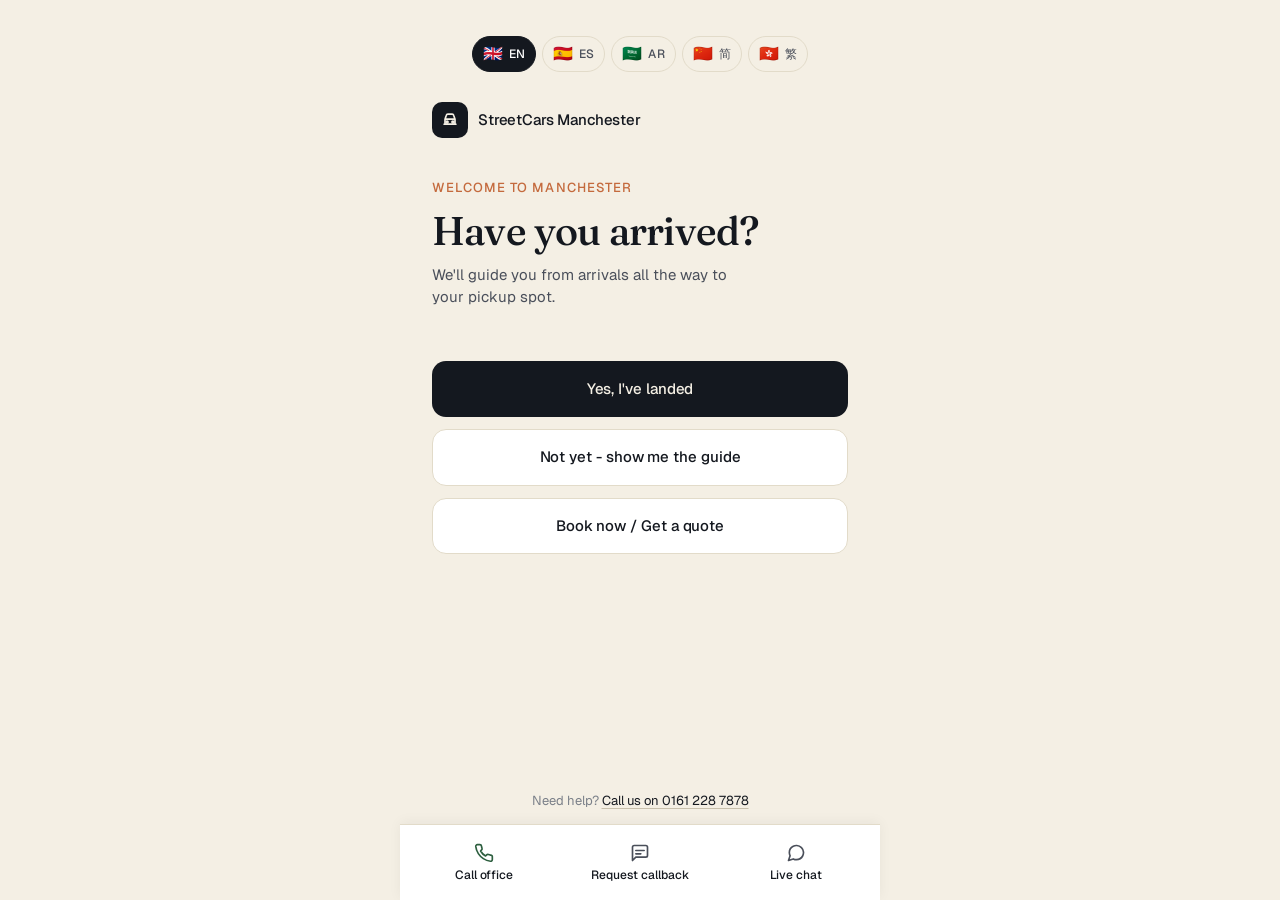
<file: index.html>
<!DOCTYPE html>
<html lang="en">
<head>
  <meta charset="UTF-8">
  <meta name="viewport" content="width=device-width, initial-scale=1.0, viewport-fit=cover">
  <meta name="theme-color" content="#14181F">
  <meta name="description" content="Find your StreetCars driver at Manchester Airport.">
  <title>Find your driver — StreetCars Manchester</title>
  <link rel="preconnect" href="https://fonts.googleapis.com">
  <link rel="preconnect" href="https://fonts.gstatic.com" crossorigin>
  <link rel="stylesheet" href="https://fonts.googleapis.com/css2?family=Fraunces:opsz,wght@9..144,400;9..144,500;9..144,600&family=Geist:wght@400;500;600&display=swap">
  <link rel="stylesheet" href="styles.css">
</head>
<body>
  <main class="app">

    <!-- =================== ENTRY (Have you arrived?) =================== -->
    <section class="view view--entry" id="view-entry" aria-labelledby="entry-title">
      <!-- Language picker -->
      <div class="lang-picker" id="lang-picker" role="group" aria-label="Language"></div>

      <header class="brand">
        <div class="brand__mark" aria-hidden="true">
          <svg viewBox="0 0 24 24" width="20" height="20" fill="none" stroke="currentColor" stroke-width="2" stroke-linecap="round" stroke-linejoin="round">
            <path d="M5 17h14M6 11l1.5-4.5A2 2 0 019.4 5h5.2a2 2 0 011.9 1.5L18 11M6 11h12v6H6z"/>
            <circle cx="8.5" cy="14.5" r="1.2"/>
            <circle cx="15.5" cy="14.5" r="1.2"/>
          </svg>
        </div>
        <span class="brand__name" data-i18n="brand.name">StreetCars Manchester</span>
      </header>

      <div class="booking-body">
        <div class="welcome">
          <p class="welcome__eyebrow" data-i18n="entry.eyebrow">Welcome to Manchester</p>
          <h1 class="welcome__title" id="entry-title" data-i18n="entry.title">Have you arrived?</h1>
          <p class="welcome__sub" data-i18n="entry.subtitle">We'll guide you from arrivals all the way to your pickup spot.</p>
        </div>

        <div class="entry-actions">
          <button class="btn btn--primary btn--block" id="entry-yes" type="button">
            <span class="btn__label" data-i18n="entry.yes">Yes, I've landed</span>
          </button>
          <button class="btn btn--ghost btn--block" id="entry-no" type="button">
            <span class="btn__label" data-i18n="entry.no">Not yet - show me the guide</span>
          </button>
          <button class="btn btn--ghost btn--block" id="book-now" type="button">
            <span class="btn__label" data-i18n="book.now">Book now / Get a quote</span>
          </button>
        </div>
      </div>

      <footer class="picker-footer">
        <p>
          <span data-i18n="footer.help_prefix">Need help?</span>
          <a href="tel:+441617400000" data-i18n="footer.call_us">Call us on 0161 740 0000</a>
        </p>
      </footer>
    </section>

    <!-- =================== BOOKING ID ENTRY =================== -->
    <section class="view view--booking" id="view-booking" aria-labelledby="booking-title" hidden>
      <header class="brand">
        <div class="brand__mark" aria-hidden="true">
          <svg viewBox="0 0 24 24" width="20" height="20" fill="none" stroke="currentColor" stroke-width="2" stroke-linecap="round" stroke-linejoin="round">
            <path d="M5 17h14M6 11l1.5-4.5A2 2 0 019.4 5h5.2a2 2 0 011.9 1.5L18 11M6 11h12v6H6z"/>
            <circle cx="8.5" cy="14.5" r="1.2"/>
            <circle cx="15.5" cy="14.5" r="1.2"/>
          </svg>
        </div>
        <span class="brand__name" data-i18n="brand.name">StreetCars Manchester</span>
      </header>

      <div class="booking-body">
        <div class="welcome">
          <p class="welcome__eyebrow" data-i18n="booking.eyebrow">Welcome to Manchester</p>
          <h1 class="welcome__title" id="booking-title" data-i18n="booking.title">Find your driver.</h1>
          <p class="welcome__sub" data-i18n="booking.subtitle">Enter the booking ID we sent to your email or phone.</p>
        </div>

        <form class="booking-form" id="booking-form" novalidate>
          <label for="booking-input" class="booking-form__label" data-i18n="booking.label">Booking ID</label>
          <input
            class="booking-form__input"
            id="booking-input"
            name="bookingId"
            type="text"
            inputmode="numeric"
            autocomplete="off"
            maxlength="8"
            pattern="\d{8}"
            placeholder="12345678"
            required
            aria-describedby="booking-error booking-help"
          />
          <p class="booking-form__error" id="booking-error" hidden role="alert"></p>
          <p class="booking-form__help" id="booking-help" data-i18n="booking.help">8 digits — find it in your confirmation message.</p>

          <button class="btn btn--primary btn--block" id="booking-submit" type="submit">
            <span class="btn__label" data-i18n="booking.continue">Continue</span>
            <span class="btn__spinner" aria-hidden="true"></span>
          </button>
        </form>
      </div>

      <footer class="picker-footer">
        <p>
          <span data-i18n="footer.help_prefix">Need help?</span>
          <a href="tel:+441617400000" data-i18n="footer.call_us">Call us on 0161 740 0000</a>
        </p>
      </footer>
    </section>

    <!-- =================== TERMINAL PICKER =================== -->
    <section class="view view--picker" id="view-picker" aria-labelledby="picker-title" hidden>
      <header class="brand">
        <div class="brand__mark" aria-hidden="true">
          <svg viewBox="0 0 24 24" width="20" height="20" fill="none" stroke="currentColor" stroke-width="2" stroke-linecap="round" stroke-linejoin="round">
            <path d="M5 17h14M6 11l1.5-4.5A2 2 0 019.4 5h5.2a2 2 0 011.9 1.5L18 11M6 11h12v6H6z"/>
            <circle cx="8.5" cy="14.5" r="1.2"/>
            <circle cx="15.5" cy="14.5" r="1.2"/>
          </svg>
        </div>
        <span class="brand__name" data-i18n="brand.name">StreetCars Manchester</span>
      </header>

      <div class="picker-body">
        <div class="welcome">
          <!-- picker-eyebrow text is set dynamically by app.js (confirmed / browse / welcome name) -->
          <p class="welcome__eyebrow" id="picker-eyebrow">Booking confirmed</p>
          <h1 class="welcome__title" id="picker-title" data-i18n="picker.title">Which terminal?</h1>
          <p class="welcome__sub" data-i18n="picker.subtitle">Pick where you've just landed and we'll walk you to the car.</p>
        </div>
        <ul class="terminals" role="list" id="terminals-list"></ul>
      </div>
    </section>

    <!-- =================== NAVIGATION =================== -->
    <section class="view view--nav" id="view-nav" aria-labelledby="step-instruction" hidden>
      <header class="nav-header">
        <button class="icon-btn" id="back-btn" type="button" data-i18n-attr="aria-label:nav.back" aria-label="Go back">
          <svg viewBox="0 0 24 24" width="20" height="20" fill="none" stroke="currentColor" stroke-width="2" stroke-linecap="round" stroke-linejoin="round">
            <path d="M15 18l-6-6 6-6"/>
          </svg>
        </button>
        <div class="nav-progress">
          <div class="nav-progress__steps" id="progress-steps" aria-hidden="true"></div>
          <!-- Whole label is built by app.js so the "Step N of M" wording can be translated cleanly -->
          <p class="nav-progress__label" id="step-progress-label">Step 1 of 5 · ~60s</p>
        </div>
      </header>

      <div class="photo" id="step-photo"></div>

      <div class="step-body">
        <h2 class="step-instruction" id="step-instruction">Loading…</h2>
        <p class="step-detail" id="step-detail"></p>
      </div>

      <footer class="step-actions">
        <button class="btn btn--primary btn--block" id="next-btn" type="button">
          <span class="btn__label">I see this — next</span>
          <svg viewBox="0 0 24 24" width="16" height="16" fill="none" stroke="currentColor" stroke-width="2" stroke-linecap="round" stroke-linejoin="round" aria-hidden="true">
            <path d="M5 12h14M13 6l6 6-6 6"/>
          </svg>
        </button>
      </footer>
    </section>

    <!-- =================== ARRIVED =================== -->
    <section class="view view--arrived" id="view-arrived" aria-labelledby="arrived-title" hidden>
      <header class="arrived-header">
        <div class="arrived-pill">
          <svg viewBox="0 0 24 24" width="14" height="14" fill="none" stroke="currentColor" stroke-width="2.5" stroke-linecap="round" stroke-linejoin="round" aria-hidden="true">
            <path d="M5 12l5 5L20 7"/>
          </svg>
          <span data-i18n="arrived.youve_arrived">You've arrived</span>
        </div>
      </header>

      <div class="photo photo--pickup" id="pickup-photo"></div>

      <div class="arrived-body">
        <h2 class="arrived-title" id="arrived-title">
          <span data-i18n="arrived.pickup_at">Pickup at</span>
          <span id="pickup-spot">Bay C, Level 1</span>
        </h2>
        <p class="arrived-sub" id="pickup-detail">Look for the blue and white StreetCars sign.</p>

        <div class="driver-card">
          <div class="driver-card__avatar" id="driver-avatar">TK</div>
          <div class="driver-card__info">
            <p class="driver-card__name" id="driver-name">Tom Khan</p>
            <p class="driver-card__vehicle" id="driver-vehicle">Blue Skoda Octavia · MA21 XYZ</p>
          </div>
        </div>

        <a class="btn btn--ghost btn--block btn--track" id="track-btn" href="#" target="_blank" rel="noopener" hidden>
          <svg viewBox="0 0 24 24" width="16" height="16" fill="none" stroke="currentColor" stroke-width="2" stroke-linecap="round" stroke-linejoin="round" aria-hidden="true">
            <circle cx="12" cy="10" r="3"/>
            <path d="M12 2a8 8 0 00-8 8c0 5.5 8 12 8 12s8-6.5 8-12a8 8 0 00-8-8z"/>
          </svg>
          <span data-i18n="arrived.track">Track driver live</span>
        </a>

        <!-- Directions to the marshal's current spot. Label + href are set in
             app.js from GET /api/marshal/location; hidden until one is set. -->
        <a class="btn btn--ghost btn--block btn--marshal" id="marshal-btn" href="#" target="_blank" rel="noopener" hidden>
          <svg viewBox="0 0 24 24" width="16" height="16" fill="none" stroke="currentColor" stroke-width="2" stroke-linecap="round" stroke-linejoin="round" aria-hidden="true">
            <path d="M12 2a8 8 0 00-8 8c0 5.5 8 12 8 12s8-6.5 8-12a8 8 0 00-8-8z"/>
            <circle cx="12" cy="10" r="3"/>
          </svg>
          <span id="marshal-btn-label">Get directions to our marshal</span>
        </a>

        <!-- Contact actions (Call / Chat / Callback) live in the persistent
             footer now, so the arrived screen no longer repeats them here. -->

        <p class="arrived-eta">
          <span class="pulse-dot" aria-hidden="true"></span>
          <span data-i18n="arrived.eta">Driver arriving shortly</span>
        </p>

        <!-- Browse-mode CTA: shown only when state.mode === 'browse'. CSS handles toggling. -->
        <div class="arrived-browse-cta" id="arrived-browse-cta">
          <p data-i18n="arrived.browse.message_1">This is the StreetCars pickup spot at Manchester Airport.</p>
          <p>
            <span data-i18n="arrived.browse.message_2_before">Once you've landed,</span>
            <a href="tel:+441617400000" data-i18n="arrived.browse.call_us_link">call us on 0161 740 0000</a>
            <span data-i18n="arrived.browse.message_2_after">to book a ride and we'll bring you right back here.</span>
          </p>
          <button class="btn btn--primary btn--block" id="arrived-i-landed-btn" type="button">
            <span class="btn__label" data-i18n="arrived.browse.i_landed">I've arrived — find my driver</span>
          </button>
        </div>
      </div>
    </section>

    <!-- =================== CALLBACK DIALOG =================== -->
    <dialog class="dialog" id="callback-dialog" aria-labelledby="dialog-title">
      <form class="dialog__form" id="callback-form" method="dialog">
        <button class="dialog__close" type="button" id="dialog-close" data-i18n-attr="aria-label:dialog.close" aria-label="Close">
          <svg viewBox="0 0 24 24" width="18" height="18" fill="none" stroke="currentColor" stroke-width="2" stroke-linecap="round" stroke-linejoin="round">
            <path d="M18 6L6 18M6 6l12 12"/>
          </svg>
        </button>

        <!-- FORM VIEW -->
        <div class="dialog__view" id="dialog-form-view">
          <h2 class="dialog__title" id="dialog-title" data-i18n="dialog.title">Request a callback</h2>
          <p class="dialog__sub" data-i18n="dialog.subtitle">We'll ring you straight back.</p>

          <label class="field">
            <span class="field__label" data-i18n="dialog.phone_label">Your phone number (optional)</span>
            <input
              class="field__input"
              id="callback-phone"
              name="phone"
              type="tel"
              inputmode="tel"
              autocomplete="tel"
              data-i18n-placeholder="dialog.phone_placeholder"
              placeholder="07700 900123"
            />
          </label>

          <label class="field">
            <span class="field__label" data-i18n="dialog.message_label">Your message (optional)</span>
            <textarea
              class="field__input field__input--textarea"
              id="callback-message"
              name="message"
              rows="3"
              data-i18n-placeholder="dialog.message_placeholder"
              placeholder="Anything we should know?"
            ></textarea>
          </label>

          <p class="dialog__error" id="dialog-error" hidden role="alert"></p>

          <div class="dialog__actions">
            <button class="btn btn--ghost" type="button" id="dialog-cancel" data-i18n="dialog.cancel">Cancel</button>
            <button class="btn btn--primary" type="submit" id="dialog-submit">
              <span class="btn__label" data-i18n="dialog.send">Send</span>
              <span class="btn__spinner" aria-hidden="true"></span>
            </button>
          </div>
        </div>

        <!-- SUCCESS / PREVIEW VIEW (hidden until a successful send) -->
        <div class="dialog__view" id="dialog-success-view" hidden>
          <h2 class="dialog__title" data-i18n="dialog.success_title">Got it — we'll be in touch.</h2>
          <p class="dialog__sub" data-i18n="dialog.success_subtitle">Here's what you sent us:</p>

          <dl class="dialog__preview">
            <div class="dialog__preview-row" id="preview-phone-row">
              <dt data-i18n="dialog.preview_phone">Phone</dt>
              <dd id="preview-phone">—</dd>
            </div>
            <div class="dialog__preview-row" id="preview-message-row">
              <dt data-i18n="dialog.preview_message">Message</dt>
              <dd id="preview-message">—</dd>
            </div>
          </dl>

          <div class="dialog__actions">
            <button class="btn btn--primary btn--block" type="button" id="dialog-done" data-i18n="dialog.done">Done</button>
          </div>
        </div>
      </form>
    </dialog>

    <!-- =================== DISPATCH CONFIRMATION DIALOG =================== -->
    <dialog class="dialog" id="dispatch-dialog" aria-labelledby="dispatch-title">
      <form class="dialog__form" id="dispatch-form" method="dialog">
        <div class="dialog__view">
          <h2 class="dialog__title" id="dispatch-title" data-i18n="dispatch.title">We're sending your driver</h2>
          <p class="dialog__sub" data-i18n="dispatch.message">Your driver will be dispatched immediately. Please continue only once you’ve collected your baggage and are ready to head to the pickup point. (We’ll then provide directions to your pickup location.)</p>
          <p class="dialog__error" id="dispatch-error" hidden role="alert"></p>

          <div class="dialog__actions">
            <button class="btn btn--ghost" type="button" id="dispatch-cancel" data-i18n="dispatch.cancel">Cancel</button>
            <button class="btn btn--primary" type="submit" id="dispatch-confirm">
              <span class="btn__label" data-i18n="dispatch.confirm">Confirm</span>
              <span class="btn__spinner" aria-hidden="true"></span>
            </button>
          </div>
        </div>
      </form>
    </dialog>

    <!-- =================== CHAT DIALOG =================== -->
    <dialog class="dialog dialog--chat" id="chat-dialog" aria-labelledby="chat-title">
      <div class="dialog__form chat-dialog__form">
        <header class="chat-dialog__header">
          <div class="chat-dialog__avatar" aria-hidden="true">
            <svg viewBox="0 0 24 24" width="20" height="20" fill="none" stroke="currentColor" stroke-width="2" stroke-linecap="round" stroke-linejoin="round">
              <path d="M3 18v-6a9 9 0 0118 0v6"/>
              <path d="M21 19a2 2 0 01-2 2h-1v-7h3v5zM3 19a2 2 0 002 2h1v-7H3v5z"/>
            </svg>
          </div>
          <div class="chat-dialog__heading">
            <h2 class="chat-dialog__title" id="chat-title" data-i18n="chat.title">Office team</h2>
            <p class="chat-dialog__status">
              <span class="online-dot" aria-hidden="true"></span>
              <span data-i18n="chat.online">Online · usually replies in minutes</span>
            </p>
          </div>
          <button class="dialog__close" type="button" id="chat-dialog-close" data-i18n-attr="aria-label:dialog.close" aria-label="Close">
            <svg viewBox="0 0 24 24" width="18" height="18" fill="none" stroke="currentColor" stroke-width="2" stroke-linecap="round" stroke-linejoin="round">
              <path d="M18 6L6 18M6 6l12 12"/>
            </svg>
          </button>
        </header>

        <div class="chat-messages" id="chat-messages"></div>

        <form class="chat-form" id="chat-form">
          <input
            class="chat-input"
            id="chat-input"
            type="text"
            data-i18n-placeholder="chat.placeholder"
            placeholder="Message the office..."
            autocomplete="off"
          />
          <button class="chat-send" type="submit" data-i18n-attr="aria-label:chat.send" aria-label="Send">
            <svg viewBox="0 0 24 24" width="18" height="18" fill="none" stroke="currentColor" stroke-width="2" stroke-linecap="round" stroke-linejoin="round" aria-hidden="true">
              <path d="M22 2L11 13M22 2l-7 20-4-9-9-4 20-7z"/>
            </svg>
          </button>
        </form>
      </div>
    </dialog>

    <!-- =================== PERSISTENT CONTACT FOOTER =================== -->
    <!-- Always visible, on every view. Three equal columns. -->
    <footer class="app-footer" data-i18n-attr="aria-label:footer.contact_label" aria-label="Contact StreetCars">
      <a class="app-footer__btn" id="footer-call-btn" href="tel:+441612287878">
        <svg viewBox="0 0 24 24" width="20" height="20" fill="none" stroke="currentColor" stroke-width="2" stroke-linecap="round" stroke-linejoin="round" aria-hidden="true">
          <path d="M22 16.9v3a2 2 0 01-2.2 2 19.8 19.8 0 01-8.6-3.1 19.5 19.5 0 01-6-6 19.8 19.8 0 01-3.1-8.7A2 2 0 014 2h3a2 2 0 012 1.7c.1.9.3 1.7.6 2.5a2 2 0 01-.5 2.1L7.9 9.6a16 16 0 006 6l1.3-1.3a2 2 0 012.1-.4c.8.3 1.6.5 2.5.6A2 2 0 0122 16.9z"/>
        </svg>
        <span class="app-footer__label" data-i18n="footer.call_office">Call office</span>
      </a>
      <button class="app-footer__btn" id="footer-callback-btn" type="button">
        <svg viewBox="0 0 24 24" width="20" height="20" fill="none" stroke="currentColor" stroke-width="2" stroke-linecap="round" stroke-linejoin="round" aria-hidden="true">
          <path d="M21 15a2 2 0 01-2 2H7l-4 4V5a2 2 0 012-2h14a2 2 0 012 2z"/>
          <path d="M7 9h10M7 13h6"/>
        </svg>
        <span class="app-footer__label" data-i18n="footer.request_callback">Request callback</span>
      </button>
      <button class="app-footer__btn" id="footer-chat-btn" type="button">
        <svg viewBox="0 0 24 24" width="20" height="20" fill="none" stroke="currentColor" stroke-width="2" stroke-linecap="round" stroke-linejoin="round" aria-hidden="true">
          <path d="M21 11.5a8.38 8.38 0 01-.9 3.8 8.5 8.5 0 01-7.6 4.7 8.38 8.38 0 01-3.8-.9L3 21l1.9-5.7a8.38 8.38 0 01-.9-3.8 8.5 8.5 0 014.7-7.6 8.38 8.38 0 013.8-.9h.5a8.48 8.48 0 018 8v.5z"/>
        </svg>
        <span class="app-footer__label" data-i18n="footer.live_chat">Live chat</span>
        <span class="btn__badge" id="footer-chat-badge" hidden aria-live="polite">0</span>
      </button>
    </footer>

  </main>

  <script src="i18n.js"></script>
  <script src="app.js"></script>
</body>
</html>
</file>
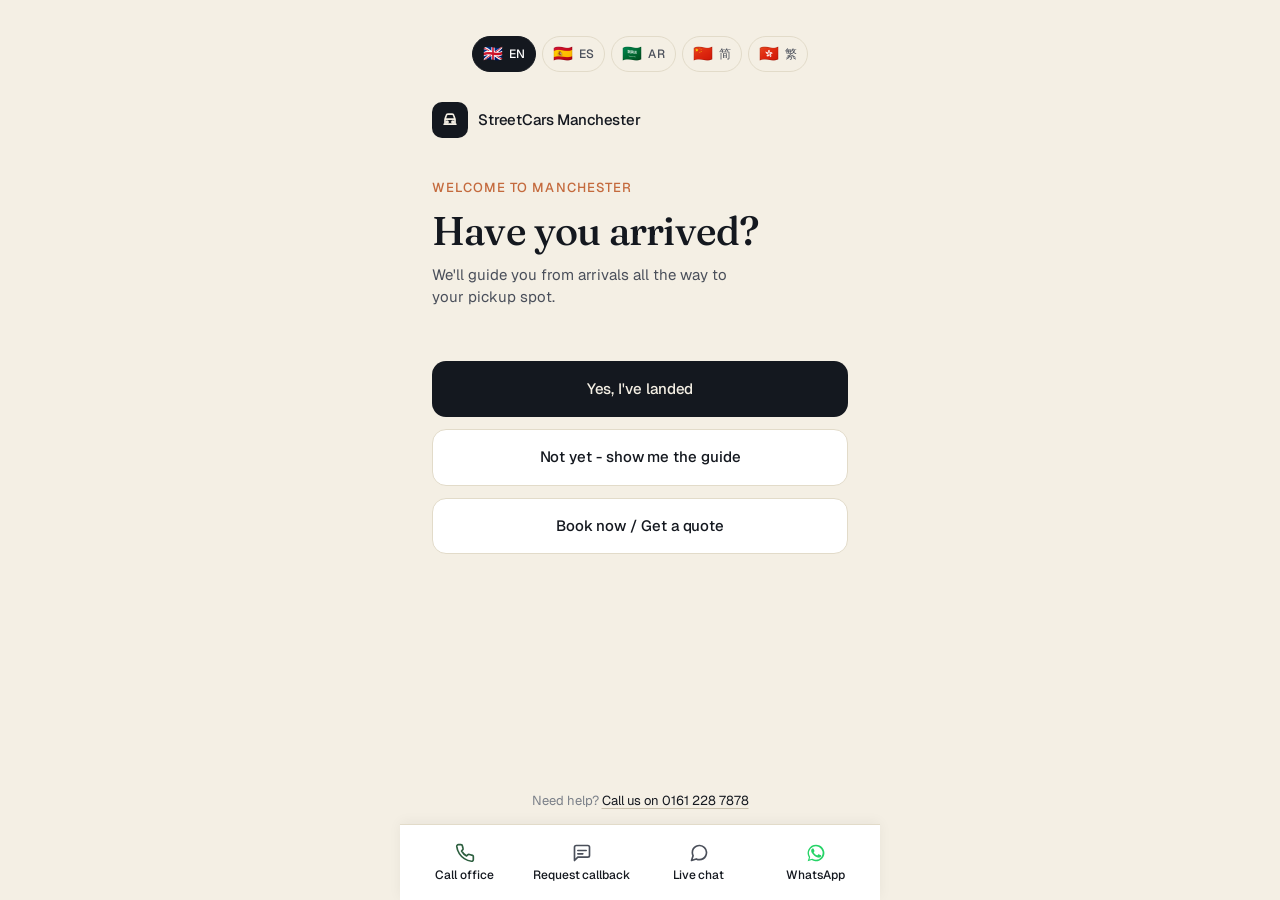
<file: public/index.html>
<!DOCTYPE html>
<html lang="en">
<head>
  <meta charset="UTF-8">
  <meta name="viewport" content="width=device-width, initial-scale=1.0, viewport-fit=cover">
  <meta name="theme-color" content="#14181F">
  <meta name="description" content="Find your StreetCars driver at Manchester Airport.">
  <title>Find your driver — StreetCars Manchester</title>
  <link rel="preconnect" href="https://fonts.googleapis.com">
  <link rel="preconnect" href="https://fonts.gstatic.com" crossorigin>
  <link rel="stylesheet" href="https://fonts.googleapis.com/css2?family=Fraunces:opsz,wght@9..144,400;9..144,500;9..144,600&family=Geist:wght@400;500;600&display=swap">
  <link rel="stylesheet" href="styles.css">
</head>
<body>
  <main class="app">

    <!-- =================== ENTRY (Have you arrived?) =================== -->
    <section class="view view--entry" id="view-entry" aria-labelledby="entry-title">
      <!-- Language picker -->
      <div class="lang-picker" id="lang-picker" role="group" aria-label="Language"></div>

      <header class="brand">
        <div class="brand__mark" aria-hidden="true">
          <svg viewBox="0 0 24 24" width="20" height="20" fill="none" stroke="currentColor" stroke-width="2" stroke-linecap="round" stroke-linejoin="round">
            <path d="M5 17h14M6 11l1.5-4.5A2 2 0 019.4 5h5.2a2 2 0 011.9 1.5L18 11M6 11h12v6H6z"/>
            <circle cx="8.5" cy="14.5" r="1.2"/>
            <circle cx="15.5" cy="14.5" r="1.2"/>
          </svg>
        </div>
        <span class="brand__name" data-i18n="brand.name">StreetCars Manchester</span>
      </header>

      <div class="booking-body">
        <div class="welcome">
          <p class="welcome__eyebrow" data-i18n="entry.eyebrow">Welcome to Manchester</p>
          <h1 class="welcome__title" id="entry-title" data-i18n="entry.title">Have you arrived?</h1>
          <p class="welcome__sub" data-i18n="entry.subtitle">We'll guide you from arrivals all the way to your pickup spot.</p>
        </div>

        <div class="entry-actions">
          <button class="btn btn--primary btn--block" id="entry-yes" type="button">
            <span class="btn__label" data-i18n="entry.yes">Yes, I've landed</span>
          </button>
          <button class="btn btn--ghost btn--block" id="entry-no" type="button">
            <span class="btn__label" data-i18n="entry.no">Not yet - show me the guide</span>
          </button>
          <button class="btn btn--ghost btn--block" id="book-now" type="button">
            <span class="btn__label" data-i18n="book.now">Book now / Get a quote</span>
          </button>
        </div>
      </div>

      <footer class="picker-footer">
        <p>
          <span data-i18n="footer.help_prefix">Need help?</span>
          <a href="tel:+441617400000" data-i18n="footer.call_us">Call us on 0161 740 0000</a>
        </p>
      </footer>
    </section>

    <!-- =================== BOOKING ID ENTRY =================== -->
    <section class="view view--booking" id="view-booking" aria-labelledby="booking-title" hidden>
      <header class="brand">
        <div class="brand__mark" aria-hidden="true">
          <svg viewBox="0 0 24 24" width="20" height="20" fill="none" stroke="currentColor" stroke-width="2" stroke-linecap="round" stroke-linejoin="round">
            <path d="M5 17h14M6 11l1.5-4.5A2 2 0 019.4 5h5.2a2 2 0 011.9 1.5L18 11M6 11h12v6H6z"/>
            <circle cx="8.5" cy="14.5" r="1.2"/>
            <circle cx="15.5" cy="14.5" r="1.2"/>
          </svg>
        </div>
        <span class="brand__name" data-i18n="brand.name">StreetCars Manchester</span>
      </header>

      <div class="booking-body">
        <div class="welcome">
          <p class="welcome__eyebrow" data-i18n="booking.eyebrow">Welcome to Manchester</p>
          <h1 class="welcome__title" id="booking-title" data-i18n="booking.title">Find your driver.</h1>
          <p class="welcome__sub" data-i18n="booking.subtitle">Enter the booking ID we sent to your email or phone.</p>
        </div>

        <form class="booking-form" id="booking-form" novalidate>
          <label for="booking-input" class="booking-form__label" data-i18n="booking.label">Booking ID</label>
          <input
            class="booking-form__input"
            id="booking-input"
            name="bookingId"
            type="text"
            inputmode="numeric"
            autocomplete="off"
            maxlength="8"
            pattern="\d{8}"
            placeholder="12345678"
            required
            aria-describedby="booking-error booking-help"
          />
          <p class="booking-form__error" id="booking-error" hidden role="alert"></p>
          <p class="booking-form__help" id="booking-help" data-i18n="booking.help">8 digits — find it in your confirmation message.</p>

          <button class="btn btn--primary btn--block" id="booking-submit" type="submit">
            <span class="btn__label" data-i18n="booking.continue">Continue</span>
            <span class="btn__spinner" aria-hidden="true"></span>
          </button>
        </form>
      </div>

      <footer class="picker-footer">
        <p>
          <span data-i18n="footer.help_prefix">Need help?</span>
          <a href="tel:+441617400000" data-i18n="footer.call_us">Call us on 0161 740 0000</a>
        </p>
      </footer>
    </section>

    <!-- =================== TERMINAL PICKER =================== -->
    <section class="view view--picker" id="view-picker" aria-labelledby="picker-title" hidden>
      <header class="brand">
        <div class="brand__mark" aria-hidden="true">
          <svg viewBox="0 0 24 24" width="20" height="20" fill="none" stroke="currentColor" stroke-width="2" stroke-linecap="round" stroke-linejoin="round">
            <path d="M5 17h14M6 11l1.5-4.5A2 2 0 019.4 5h5.2a2 2 0 011.9 1.5L18 11M6 11h12v6H6z"/>
            <circle cx="8.5" cy="14.5" r="1.2"/>
            <circle cx="15.5" cy="14.5" r="1.2"/>
          </svg>
        </div>
        <span class="brand__name" data-i18n="brand.name">StreetCars Manchester</span>
      </header>

      <div class="picker-body">
        <div class="welcome">
          <!-- picker-eyebrow text is set dynamically by app.js (confirmed / browse / welcome name) -->
          <p class="welcome__eyebrow" id="picker-eyebrow">Booking confirmed</p>
          <h1 class="welcome__title" id="picker-title" data-i18n="picker.title">Which terminal?</h1>
          <p class="welcome__sub" data-i18n="picker.subtitle">Pick where you've just landed and we'll walk you to the car.</p>
        </div>
        <ul class="terminals" role="list" id="terminals-list"></ul>
      </div>
    </section>

    <!-- =================== NAVIGATION =================== -->
    <section class="view view--nav" id="view-nav" aria-labelledby="step-instruction" hidden>
      <header class="nav-header">
        <button class="icon-btn" id="back-btn" type="button" data-i18n-attr="aria-label:nav.back" aria-label="Go back">
          <svg viewBox="0 0 24 24" width="20" height="20" fill="none" stroke="currentColor" stroke-width="2" stroke-linecap="round" stroke-linejoin="round">
            <path d="M15 18l-6-6 6-6"/>
          </svg>
        </button>
        <div class="nav-progress">
          <div class="nav-progress__steps" id="progress-steps" aria-hidden="true"></div>
          <!-- Whole label is built by app.js so the "Step N of M" wording can be translated cleanly -->
          <p class="nav-progress__label" id="step-progress-label">Step 1 of 5 · ~60s</p>
        </div>
      </header>

      <div class="photo" id="step-photo"></div>

      <div class="step-body">
        <h2 class="step-instruction" id="step-instruction">Loading…</h2>
        <p class="step-detail" id="step-detail"></p>
      </div>

      <footer class="step-actions">
        <button class="btn btn--primary btn--block" id="next-btn" type="button">
          <span class="btn__label">I see this — next</span>
          <svg viewBox="0 0 24 24" width="16" height="16" fill="none" stroke="currentColor" stroke-width="2" stroke-linecap="round" stroke-linejoin="round" aria-hidden="true">
            <path d="M5 12h14M13 6l6 6-6 6"/>
          </svg>
        </button>
      </footer>
    </section>

    <!-- =================== ARRIVED =================== -->
    <section class="view view--arrived" id="view-arrived" aria-labelledby="arrived-title" hidden>
      <header class="arrived-header">
        <div class="arrived-pill">
          <svg viewBox="0 0 24 24" width="14" height="14" fill="none" stroke="currentColor" stroke-width="2.5" stroke-linecap="round" stroke-linejoin="round" aria-hidden="true">
            <path d="M5 12l5 5L20 7"/>
          </svg>
          <span data-i18n="arrived.youve_arrived">You've arrived</span>
        </div>
      </header>

      <div class="photo photo--pickup" id="pickup-photo"></div>

      <div class="arrived-body">
        <h2 class="arrived-title" id="arrived-title">
          <span data-i18n="arrived.pickup_at">Pickup at</span>
          <span id="pickup-spot">Bay C, Level 1</span>
        </h2>
        <p class="arrived-sub" id="pickup-detail">Look for the blue and white StreetCars sign.</p>

        <div class="driver-card">
          <div class="driver-card__avatar" id="driver-avatar">TK</div>
          <div class="driver-card__info">
            <p class="driver-card__name" id="driver-name">Tom Khan</p>
            <p class="driver-card__vehicle" id="driver-vehicle">Blue Skoda Octavia · MA21 XYZ</p>
          </div>
        </div>

        <a class="btn btn--ghost btn--block btn--track" id="track-btn" href="#" target="_blank" rel="noopener" hidden>
          <svg viewBox="0 0 24 24" width="16" height="16" fill="none" stroke="currentColor" stroke-width="2" stroke-linecap="round" stroke-linejoin="round" aria-hidden="true">
            <circle cx="12" cy="10" r="3"/>
            <path d="M12 2a8 8 0 00-8 8c0 5.5 8 12 8 12s8-6.5 8-12a8 8 0 00-8-8z"/>
          </svg>
          <span data-i18n="arrived.track">Track driver live</span>
        </a>

        <!-- Directions to the marshal's current spot. Label + href are set in
             app.js from GET /api/marshal/location; hidden until one is set. -->
        <a class="btn btn--ghost btn--block btn--marshal" id="marshal-btn" href="#" target="_blank" rel="noopener" hidden>
          <svg viewBox="0 0 24 24" width="16" height="16" fill="none" stroke="currentColor" stroke-width="2" stroke-linecap="round" stroke-linejoin="round" aria-hidden="true">
            <path d="M12 2a8 8 0 00-8 8c0 5.5 8 12 8 12s8-6.5 8-12a8 8 0 00-8-8z"/>
            <circle cx="12" cy="10" r="3"/>
          </svg>
          <span id="marshal-btn-label">Get directions to our marshal</span>
        </a>

        <!-- Contact actions (Call / Chat / Callback) live in the persistent
             footer now, so the arrived screen no longer repeats them here. -->

        <p class="arrived-eta">
          <span class="pulse-dot" aria-hidden="true"></span>
          <span data-i18n="arrived.eta">Driver arriving shortly</span>
        </p>

        <!-- Browse-mode CTA: shown only when state.mode === 'browse'. CSS handles toggling. -->
        <div class="arrived-browse-cta" id="arrived-browse-cta">
          <p data-i18n="arrived.browse.message_1">This is the StreetCars pickup spot at Manchester Airport.</p>
          <p>
            <span data-i18n="arrived.browse.message_2_before">Once you've landed,</span>
            <a href="tel:+441617400000" data-i18n="arrived.browse.call_us_link">call us on 0161 740 0000</a>
            <span data-i18n="arrived.browse.message_2_after">to book a ride and we'll bring you right back here.</span>
          </p>
          <button class="btn btn--primary btn--block" id="arrived-i-landed-btn" type="button">
            <span class="btn__label" data-i18n="arrived.browse.i_landed">I've arrived — find my driver</span>
          </button>
        </div>
      </div>
    </section>

    <!-- =================== CALLBACK DIALOG =================== -->
    <dialog class="dialog" id="callback-dialog" aria-labelledby="dialog-title">
      <form class="dialog__form" id="callback-form" method="dialog">
        <button class="dialog__close" type="button" id="dialog-close" data-i18n-attr="aria-label:dialog.close" aria-label="Close">
          <svg viewBox="0 0 24 24" width="18" height="18" fill="none" stroke="currentColor" stroke-width="2" stroke-linecap="round" stroke-linejoin="round">
            <path d="M18 6L6 18M6 6l12 12"/>
          </svg>
        </button>

        <!-- FORM VIEW -->
        <div class="dialog__view" id="dialog-form-view">
          <h2 class="dialog__title" id="dialog-title" data-i18n="dialog.title">Request a callback</h2>
          <p class="dialog__sub" data-i18n="dialog.subtitle">We'll ring you straight back.</p>

          <label class="field">
            <span class="field__label" data-i18n="dialog.phone_label">Your phone number (optional)</span>
            <input
              class="field__input"
              id="callback-phone"
              name="phone"
              type="tel"
              inputmode="tel"
              autocomplete="tel"
              data-i18n-placeholder="dialog.phone_placeholder"
              placeholder="07700 900123"
            />
          </label>

          <label class="field">
            <span class="field__label" data-i18n="dialog.message_label">Your message (optional)</span>
            <textarea
              class="field__input field__input--textarea"
              id="callback-message"
              name="message"
              rows="3"
              data-i18n-placeholder="dialog.message_placeholder"
              placeholder="Anything we should know?"
            ></textarea>
          </label>

          <p class="dialog__error" id="dialog-error" hidden role="alert"></p>

          <div class="dialog__actions">
            <button class="btn btn--ghost" type="button" id="dialog-cancel" data-i18n="dialog.cancel">Cancel</button>
            <button class="btn btn--primary" type="submit" id="dialog-submit">
              <span class="btn__label" data-i18n="dialog.send">Send</span>
              <span class="btn__spinner" aria-hidden="true"></span>
            </button>
          </div>
        </div>

        <!-- SUCCESS / PREVIEW VIEW (hidden until a successful send) -->
        <div class="dialog__view" id="dialog-success-view" hidden>
          <h2 class="dialog__title" data-i18n="dialog.success_title">Got it — we'll be in touch.</h2>
          <p class="dialog__sub" data-i18n="dialog.success_subtitle">Here's what you sent us:</p>

          <dl class="dialog__preview">
            <div class="dialog__preview-row" id="preview-phone-row">
              <dt data-i18n="dialog.preview_phone">Phone</dt>
              <dd id="preview-phone">—</dd>
            </div>
            <div class="dialog__preview-row" id="preview-message-row">
              <dt data-i18n="dialog.preview_message">Message</dt>
              <dd id="preview-message">—</dd>
            </div>
          </dl>

          <div class="dialog__actions">
            <button class="btn btn--primary btn--block" type="button" id="dialog-done" data-i18n="dialog.done">Done</button>
          </div>
        </div>
      </form>
    </dialog>

    <!-- =================== DISPATCH CONFIRMATION DIALOG =================== -->
    <dialog class="dialog" id="dispatch-dialog" aria-labelledby="dispatch-title">
      <form class="dialog__form" id="dispatch-form" method="dialog">
        <div class="dialog__view">
          <h2 class="dialog__title" id="dispatch-title" data-i18n="dispatch.title">We're sending your driver</h2>
          <p class="dialog__sub" data-i18n="dispatch.message">Your driver will be dispatched immediately. Please continue only once you’ve collected your baggage and are ready to head to the pickup point. (We’ll then provide directions to your pickup location.)</p>
          <p class="dialog__error" id="dispatch-error" hidden role="alert"></p>

          <div class="dialog__actions">
            <button class="btn btn--ghost" type="button" id="dispatch-cancel" data-i18n="dispatch.cancel">Cancel</button>
            <button class="btn btn--primary" type="submit" id="dispatch-confirm">
              <span class="btn__label" data-i18n="dispatch.confirm">Confirm</span>
              <span class="btn__spinner" aria-hidden="true"></span>
            </button>
          </div>
        </div>
      </form>
    </dialog>

    <!-- =================== CHAT DIALOG =================== -->
    <dialog class="dialog dialog--chat" id="chat-dialog" aria-labelledby="chat-title">
      <div class="dialog__form chat-dialog__form">
        <header class="chat-dialog__header">
          <div class="chat-dialog__avatar" aria-hidden="true">
            <svg viewBox="0 0 24 24" width="20" height="20" fill="none" stroke="currentColor" stroke-width="2" stroke-linecap="round" stroke-linejoin="round">
              <path d="M3 18v-6a9 9 0 0118 0v6"/>
              <path d="M21 19a2 2 0 01-2 2h-1v-7h3v5zM3 19a2 2 0 002 2h1v-7H3v5z"/>
            </svg>
          </div>
          <div class="chat-dialog__heading">
            <h2 class="chat-dialog__title" id="chat-title" data-i18n="chat.title">Office team</h2>
            <p class="chat-dialog__status">
              <span class="online-dot" aria-hidden="true"></span>
              <span data-i18n="chat.online">Online · usually replies in minutes</span>
            </p>
          </div>
          <button class="dialog__close" type="button" id="chat-dialog-close" data-i18n-attr="aria-label:dialog.close" aria-label="Close">
            <svg viewBox="0 0 24 24" width="18" height="18" fill="none" stroke="currentColor" stroke-width="2" stroke-linecap="round" stroke-linejoin="round">
              <path d="M18 6L6 18M6 6l12 12"/>
            </svg>
          </button>
        </header>

        <div class="chat-messages" id="chat-messages"></div>

        <form class="chat-form" id="chat-form">
          <input
            class="chat-input"
            id="chat-input"
            type="text"
            data-i18n-placeholder="chat.placeholder"
            placeholder="Message the office..."
            autocomplete="off"
          />
          <button class="chat-send" type="submit" data-i18n-attr="aria-label:chat.send" aria-label="Send">
            <svg viewBox="0 0 24 24" width="18" height="18" fill="none" stroke="currentColor" stroke-width="2" stroke-linecap="round" stroke-linejoin="round" aria-hidden="true">
              <path d="M22 2L11 13M22 2l-7 20-4-9-9-4 20-7z"/>
            </svg>
          </button>
        </form>
      </div>
    </dialog>

    <!-- =================== PERSISTENT CONTACT FOOTER =================== -->
    <!-- Always visible, on every view. Four equal columns. -->
    <footer class="app-footer" data-i18n-attr="aria-label:footer.contact_label" aria-label="Contact StreetCars">
      <a class="app-footer__btn" id="footer-call-btn" href="tel:+441612287878">
        <svg viewBox="0 0 24 24" width="20" height="20" fill="none" stroke="currentColor" stroke-width="2" stroke-linecap="round" stroke-linejoin="round" aria-hidden="true">
          <path d="M22 16.9v3a2 2 0 01-2.2 2 19.8 19.8 0 01-8.6-3.1 19.5 19.5 0 01-6-6 19.8 19.8 0 01-3.1-8.7A2 2 0 014 2h3a2 2 0 012 1.7c.1.9.3 1.7.6 2.5a2 2 0 01-.5 2.1L7.9 9.6a16 16 0 006 6l1.3-1.3a2 2 0 012.1-.4c.8.3 1.6.5 2.5.6A2 2 0 0122 16.9z"/>
        </svg>
        <span class="app-footer__label" data-i18n="footer.call_office">Call office</span>
      </a>
      <button class="app-footer__btn" id="footer-callback-btn" type="button">
        <svg viewBox="0 0 24 24" width="20" height="20" fill="none" stroke="currentColor" stroke-width="2" stroke-linecap="round" stroke-linejoin="round" aria-hidden="true">
          <path d="M21 15a2 2 0 01-2 2H7l-4 4V5a2 2 0 012-2h14a2 2 0 012 2z"/>
          <path d="M7 9h10M7 13h6"/>
        </svg>
        <span class="app-footer__label" data-i18n="footer.request_callback">Request callback</span>
      </button>
      <button class="app-footer__btn" id="footer-chat-btn" type="button">
        <svg viewBox="0 0 24 24" width="20" height="20" fill="none" stroke="currentColor" stroke-width="2" stroke-linecap="round" stroke-linejoin="round" aria-hidden="true">
          <path d="M21 11.5a8.38 8.38 0 01-.9 3.8 8.5 8.5 0 01-7.6 4.7 8.38 8.38 0 01-3.8-.9L3 21l1.9-5.7a8.38 8.38 0 01-.9-3.8 8.5 8.5 0 014.7-7.6 8.38 8.38 0 013.8-.9h.5a8.48 8.48 0 018 8v.5z"/>
        </svg>
        <span class="app-footer__label" data-i18n="footer.live_chat">Live chat</span>
        <span class="btn__badge" id="footer-chat-badge" hidden aria-live="polite">0</span>
      </button>
      <a class="app-footer__btn" id="footer-whatsapp-btn" href="https://wa.me/447727613284?text=Hi%20I%20need%20help%20with%20my%20booking" target="_blank" rel="noopener">
        <svg viewBox="0 0 24 24" width="20" height="20" fill="currentColor" aria-hidden="true">
          <path d="M17.5 14.4c-.3-.15-1.75-.86-2.02-.96-.27-.1-.47-.15-.66.15-.2.29-.76.95-.93 1.15-.17.2-.34.22-.63.07-.29-.15-1.23-.45-2.34-1.44-.86-.77-1.45-1.72-1.62-2.01-.17-.29-.02-.45.13-.6.13-.13.29-.34.44-.51.15-.17.2-.29.29-.48.1-.2.05-.36-.02-.51-.07-.15-.66-1.59-.9-2.18-.24-.57-.48-.49-.66-.5l-.56-.01c-.2 0-.51.07-.78.36-.27.29-1.02 1-1.02 2.43 0 1.44 1.05 2.82 1.19 3.02.15.2 2.06 3.15 5 4.42.7.3 1.24.48 1.67.62.7.22 1.34.19 1.84.12.56-.08 1.75-.72 2-1.4.24-.69.24-1.28.17-1.4-.07-.12-.27-.19-.56-.34z"/>
          <path d="M12 2a10 10 0 00-8.5 15.3L2 22l4.8-1.5A10 10 0 1012 2zm0 18.2c-1.5 0-3-.4-4.3-1.16l-.3-.18-3.2 1 .84-3.1-.2-.32A8.2 8.2 0 1112 20.2z"/>
        </svg>
        <span class="app-footer__label" data-i18n="footer.whatsapp">WhatsApp</span>
      </a>
    </footer>

  </main>

  <script src="i18n.js"></script>
  <script src="app.js"></script>
</body>
</html>
</file>
<file: styles.css>
/* ========================================================================
   StreetCars Manchester — Pickup Guidance
   Mobile-first, vanilla CSS. Edit colours and fonts here.
   ======================================================================== */

:root {
  /* Palette */
  --bg: #F4EFE4;
  --bg-warm: #ECE5D5;
  --surface: #FFFFFF;
  --ink: #14181F;
  --ink-soft: #4A4F5A;
  --ink-muted: #7B8089;
  --line: #E2DBC9;
  --line-strong: #C8C0AC;
  --accent: #C46A3D;
  --accent-soft: #F2DDCC;
  --success: #2D5F3F;
  --success-soft: #DCE8DA;
  --danger: #B0331E;
  --danger-soft: #F4DBD3;

  /* Typography */
  --font-display: 'Fraunces', Georgia, serif;
  --font-body: 'Geist', system-ui, sans-serif;

  /* Layout */
  --radius-sm: 8px;
  --radius-md: 14px;
  --radius-lg: 20px;
  --radius-pill: 999px;
  --shadow-card: 0 1px 2px rgba(20, 24, 31, 0.04), 0 4px 16px rgba(20, 24, 31, 0.04);
  --shadow-dialog: 0 24px 64px rgba(20, 24, 31, 0.18);

  /* Motion */
  --ease: cubic-bezier(0.22, 1, 0.36, 1);
}

/* ---------- Reset ---------- */
*, *::before, *::after { box-sizing: border-box; }
html, body { margin: 0; padding: 0; }
button { font: inherit; color: inherit; background: none; border: none; cursor: pointer; padding: 0; }
a { color: inherit; }
ul { list-style: none; padding: 0; margin: 0; }
input, textarea { font: inherit; color: inherit; }

html, body {
  background: var(--bg);
  color: var(--ink);
  font-family: var(--font-body);
  font-size: 16px;
  line-height: 1.5;
  -webkit-font-smoothing: antialiased;
  -moz-osx-font-smoothing: grayscale;
  min-height: 100%;
}

body {
  min-height: 100vh;   /* fallback for older browsers */
  min-height: 100dvh;  /* modern: real visible height, accounts for mobile URL bar */
}

/* ---------- App container ---------- */
.app {
  max-width: 480px;
  margin: 0 auto;
  min-height: 100vh;   /* fallback */
  min-height: 100dvh;  /* shrinks/grows with the mobile URL bar */
  display: flex;
  flex-direction: column;
  position: relative;
}

.view {
  flex: 1;
  display: flex;
  flex-direction: column;
  padding: 20px 20px env(safe-area-inset-bottom, 20px);
  animation: fadeUp 400ms var(--ease);
}

.view[hidden] { display: none; }

@keyframes fadeUp {
  from { opacity: 0; transform: translateY(8px); }
  to { opacity: 1; transform: translateY(0); }
}

/* ============== BRAND HEADER ============== */
.brand {
  display: flex;
  align-items: center;
  gap: 10px;
  padding: 8px 0 32px;
}

.brand__mark {
  width: 36px; height: 36px;
  border-radius: 10px;
  background: var(--ink);
  color: var(--bg);
  display: grid;
  place-items: center;
}

.brand__name {
  font-weight: 500;
  font-size: 15px;
  letter-spacing: -0.01em;
}

/* ============== WELCOME BLOCK (shared) ============== */
.welcome { margin-bottom: 28px; }

.welcome__eyebrow {
  font-size: 13px;
  letter-spacing: 0.08em;
  text-transform: uppercase;
  color: var(--accent);
  margin: 0 0 12px;
  font-weight: 500;
}

.welcome__title {
  font-family: var(--font-display);
  font-size: clamp(32px, 8vw, 40px);
  line-height: 1.05;
  letter-spacing: -0.02em;
  font-weight: 500;
  margin: 0 0 12px;
  color: var(--ink);
}

.welcome__sub {
  font-size: 15px;
  color: var(--ink-soft);
  margin: 0;
  max-width: 32ch;
}

/* ============== BOOKING ID FORM ============== */
.booking-body { flex: 1; display: flex; flex-direction: column; }

.booking-form { display: flex; flex-direction: column; }

.booking-form__label {
  font-size: 13px;
  font-weight: 500;
  color: var(--ink-soft);
  margin-bottom: 8px;
  letter-spacing: 0.01em;
}

.booking-form__input {
  width: 100%;
  padding: 18px 16px;
  background: var(--surface);
  border: 1px solid var(--line);
  border-radius: var(--radius-md);
  font-family: var(--font-body);
  font-size: 22px;
  font-weight: 500;
  letter-spacing: 0.18em;
  color: var(--ink);
  text-align: center;
  transition: border-color 120ms var(--ease), box-shadow 120ms var(--ease);
}

.booking-form__input::placeholder {
  color: var(--ink-muted);
  letter-spacing: 0.18em;
}

.booking-form__input:focus {
  outline: none;
  border-color: var(--ink);
  box-shadow: 0 0 0 3px rgba(20, 24, 31, 0.08);
}

.booking-form__input.has-error {
  border-color: var(--danger);
  box-shadow: 0 0 0 3px rgba(176, 51, 30, 0.08);
}

.booking-form__error {
  font-size: 13px;
  color: var(--danger);
  margin: 8px 0 0;
}

.booking-form__help {
  font-size: 13px;
  color: var(--ink-muted);
  margin: 8px 0 24px;
}

/* ============== TERMINAL PICKER ============== */
.picker-body { flex: 1; }

.terminals { display: flex; flex-direction: column; gap: 10px; }

.terminal {
  width: 100%;
  display: flex;
  align-items: center;
  gap: 14px;
  padding: 16px;
  background: var(--surface);
  border: 1px solid var(--line);
  border-radius: var(--radius-md);
  text-align: left;
  transition: transform 120ms var(--ease), border-color 120ms var(--ease);
}

.terminal:hover { border-color: var(--line-strong); }
.terminal:active { transform: scale(0.99); }
.terminal:focus-visible { outline: 2px solid var(--ink); outline-offset: 2px; }

.terminal__badge {
  width: 44px; height: 44px;
  border-radius: 10px;
  font-weight: 600;
  font-size: 14px;
  display: grid;
  place-items: center;
  flex-shrink: 0;
  letter-spacing: 0.02em;
}

.terminal__info { display: flex; flex-direction: column; flex: 1; min-width: 0; }
.terminal__name { font-weight: 500; font-size: 16px; letter-spacing: -0.005em; }
.terminal__detail { font-size: 13px; color: var(--ink-muted); margin-top: 2px; }
.terminal__chevron { color: var(--ink-muted); flex-shrink: 0; }

.picker-footer {
  padding-top: 32px;
  text-align: center;
  font-size: 13px;
  color: var(--ink-muted);
}

.picker-footer a {
  color: var(--ink);
  text-decoration: underline;
  text-decoration-color: var(--line-strong);
  text-underline-offset: 3px;
}

/* ============== NAVIGATION HEADER ============== */
.nav-header {
  display: flex;
  align-items: center;
  gap: 12px;
  padding: 4px 0 20px;
}

.icon-btn {
  width: 40px; height: 40px;
  border-radius: 12px;
  display: grid;
  place-items: center;
  color: var(--ink);
  background: var(--surface);
  border: 1px solid var(--line);
  flex-shrink: 0;
  transition: background 120ms var(--ease);
}

.icon-btn:hover { background: var(--bg-warm); }
.icon-btn:active { transform: scale(0.96); }

.nav-progress { flex: 1; min-width: 0; }

.nav-progress__steps { display: flex; gap: 4px; margin-bottom: 6px; }

.nav-progress__steps span {
  flex: 1;
  height: 4px;
  border-radius: 2px;
  background: var(--line);
  transition: background 300ms var(--ease);
}

.nav-progress__steps span.active { background: var(--ink); }

.nav-progress__label {
  font-size: 12px;
  color: var(--ink-muted);
  margin: 0;
  letter-spacing: 0.01em;
}

.nav-progress__time { color: var(--ink-soft); }

/* ============== PHOTO ============== */
.photo {
  position: relative;
  width: 100%;
  aspect-ratio: 4 / 3;
  border-radius: var(--radius-lg);
  overflow: hidden;
  background: var(--bg-warm);
  margin-bottom: 24px;
  box-shadow: var(--shadow-card);
}

.photo img {
  width: 100%;
  height: 100%;
  object-fit: cover;
  display: block;
}

.photo--placeholder {
  width: 100%;
  height: 100%;
  background: linear-gradient(135deg, #ECE5D5 0%, #DDD3BD 100%);
}

.photo__hint {
  position: absolute;
  bottom: 12px;
  left: 12px;
  font-size: 11px;
  letter-spacing: 0.04em;
  text-transform: uppercase;
  color: var(--ink-muted);
  background: rgba(255, 255, 255, 0.85);
  padding: 4px 10px;
  border-radius: var(--radius-pill);
  backdrop-filter: blur(6px);
}

.photo__arrow {
  position: absolute;
  top: 50%;
  left: 50%;
  transform: translate(-50%, -50%);
  width: 88px; height: 88px;
  border-radius: 50%;
  background: var(--ink);
  color: var(--bg);
  display: grid;
  place-items: center;
  box-shadow: 0 6px 24px rgba(20, 24, 31, 0.25);
  animation: arrowPulse 2s ease-in-out infinite;
}

@keyframes arrowPulse {
  0%, 100% { transform: translate(-50%, -50%) scale(1); }
  50% { transform: translate(-50%, -50%) scale(1.06); }
}

/* ============== STEP TEXT ============== */
.step-body { flex: 1; padding-bottom: 20px; }

.step-instruction {
  font-family: var(--font-display);
  font-weight: 500;
  font-size: clamp(24px, 6.5vw, 30px);
  line-height: 1.15;
  letter-spacing: -0.015em;
  margin: 0 0 10px;
  color: var(--ink);
}

.step-detail {
  font-size: 16px;
  color: var(--ink-soft);
  margin: 0;
  line-height: 1.55;
}

/* ============== STEP ACTIONS ============== */
.step-actions {
  display: flex;
  flex-direction: column;
  gap: 10px;
  padding-top: 12px;
}

/* ============== PERSISTENT CONTACT FOOTER ============== */
/* Always visible on every view. Three equal columns, sticky to the
   bottom of the viewport so it stays in reach while the page scrolls. */
.app-footer {
  position: sticky;
  bottom: 0;
  z-index: 20;
  display: grid;
  grid-template-columns: repeat(3, 1fr);
  gap: 4px;
  padding: 8px 8px calc(8px + env(safe-area-inset-bottom, 0px));
  background: var(--surface);
  border-top: 1px solid var(--line);
  box-shadow: 0 -2px 12px rgba(20, 24, 31, 0.05);
}

.app-footer__btn {
  position: relative;
  display: flex;
  flex-direction: column;
  align-items: center;
  justify-content: center;
  gap: 5px;
  padding: 10px 6px;
  min-height: 58px;
  border-radius: var(--radius-md);
  background: transparent;
  color: var(--ink);
  text-decoration: none;
  font-family: var(--font-body);
  font-weight: 500;
  font-size: 12px;
  letter-spacing: -0.005em;
  line-height: 1.2;
  text-align: center;
  transition: background 120ms var(--ease), transform 120ms var(--ease);
}

.app-footer__btn svg { color: var(--ink-soft); flex-shrink: 0; }
.app-footer__btn:hover { background: var(--bg-warm); }
.app-footer__btn:active { transform: scale(0.97); }
.app-footer__btn:focus-visible { outline: 2px solid var(--ink); outline-offset: 2px; }

#footer-call-btn svg { color: var(--success); }

.app-footer__label { display: block; }

/* Unread badge sits in the top-right of the Live chat column. */
#footer-chat-btn .btn__badge {
  position: absolute;
  top: 4px;
  right: 14px;
  margin-left: 0;
}

/* ============== BUTTONS ============== */
.btn {
  position: relative;
  display: inline-flex;
  align-items: center;
  justify-content: center;
  gap: 8px;
  padding: 16px 20px;
  border-radius: var(--radius-md);
  font-family: var(--font-body);
  font-weight: 500;
  font-size: 15px;
  letter-spacing: -0.005em;
  text-decoration: none;
  transition: transform 120ms var(--ease), background 120ms var(--ease), opacity 120ms var(--ease);
  min-height: 52px;
  border: 1px solid transparent;
}

.btn--block { width: 100%; }

.btn:active { transform: scale(0.98); }
.btn:focus-visible { outline: 2px solid var(--ink); outline-offset: 2px; }

.btn--primary {
  background: var(--ink);
  color: var(--bg);
}

.btn--primary:hover { background: #1F2530; }

.btn--ghost {
  background: var(--surface);
  color: var(--ink);
  border-color: var(--line);
}

.btn--ghost:hover { background: var(--bg-warm); }

.btn--call {
  background: var(--success);
  color: #FFFFFF;
}

.btn--call:hover { background: #235030; }

.btn--track {
  margin-bottom: 12px;
  font-size: 14px;
  color: var(--ink-soft);
}

/* Loading state */
.btn.is-loading { pointer-events: none; }
.btn.is-loading .btn__label { opacity: 0; }
.btn.is-loading .btn__spinner { opacity: 1; }

.btn__spinner {
  position: absolute;
  width: 18px; height: 18px;
  border: 2px solid currentColor;
  border-top-color: transparent;
  border-radius: 50%;
  opacity: 0;
  animation: spin 600ms linear infinite;
  transition: opacity 120ms var(--ease);
}

@keyframes spin { to { transform: rotate(360deg); } }

/* ============== ARRIVED VIEW ============== */
.arrived-header {
  display: flex;
  justify-content: center;
  padding: 8px 0 20px;
}

.arrived-pill {
  display: inline-flex;
  align-items: center;
  gap: 6px;
  padding: 8px 14px;
  background: var(--success-soft);
  color: var(--success);
  border-radius: var(--radius-pill);
  font-weight: 500;
  font-size: 13px;
  letter-spacing: 0.01em;
  animation: popIn 500ms var(--ease) backwards;
}

@keyframes popIn {
  from { opacity: 0; transform: scale(0.92); }
  to { opacity: 1; transform: scale(1); }
}

.photo--pickup { aspect-ratio: 16 / 10; }

.arrived-body { flex: 1; }

.arrived-title {
  font-family: var(--font-display);
  font-weight: 500;
  font-size: clamp(26px, 7vw, 32px);
  line-height: 1.1;
  letter-spacing: -0.02em;
  margin: 0 0 8px;
  color: var(--ink);
}

.arrived-title span { color: var(--accent); }

.arrived-sub {
  font-size: 15px;
  color: var(--ink-soft);
  margin: 0 0 24px;
}

.driver-card {
  display: flex;
  align-items: center;
  gap: 14px;
  padding: 16px;
  background: var(--surface);
  border: 1px solid var(--line);
  border-radius: var(--radius-md);
  margin-bottom: 16px;
}

.driver-card__avatar {
  width: 48px; height: 48px;
  border-radius: 50%;
  background: var(--accent-soft);
  color: var(--accent);
  display: grid;
  place-items: center;
  font-weight: 600;
  font-size: 15px;
  letter-spacing: 0.02em;
  flex-shrink: 0;
}

.driver-card__info { min-width: 0; }
.driver-card__name { font-weight: 500; font-size: 16px; margin: 0 0 2px; }
.driver-card__vehicle { font-size: 13px; color: var(--ink-muted); margin: 0; }

.arrived-eta {
  text-align: center;
  font-size: 13px;
  color: var(--ink-muted);
  margin: 0;
  display: flex;
  align-items: center;
  justify-content: center;
  gap: 8px;
}

.pulse-dot {
  width: 8px; height: 8px;
  border-radius: 50%;
  background: var(--success);
  display: inline-block;
  position: relative;
}

.pulse-dot::after {
  content: '';
  position: absolute;
  inset: -2px;
  border-radius: 50%;
  background: var(--success);
  opacity: 0.4;
  animation: pulse 1.6s ease-out infinite;
}

@keyframes pulse {
  0% { transform: scale(1); opacity: 0.4; }
  100% { transform: scale(2.2); opacity: 0; }
}

/* ============== DIALOG ============== */
.dialog {
  border: none;
  padding: 0;
  background: transparent;
  margin: auto;
  max-width: 440px;
  width: calc(100% - 32px);
}

.dialog::backdrop {
  background: rgba(20, 24, 31, 0.4);
  backdrop-filter: blur(4px);
  animation: fadeIn 200ms ease-out;
}

.dialog[open] {
  animation: dialogIn 280ms var(--ease);
}

@keyframes fadeIn { from { opacity: 0; } to { opacity: 1; } }
@keyframes dialogIn {
  from { opacity: 0; transform: translateY(20px) scale(0.97); }
  to { opacity: 1; transform: translateY(0) scale(1); }
}

.dialog__form {
  position: relative;
  background: var(--bg);
  border-radius: var(--radius-lg);
  padding: 28px 24px 24px;
  box-shadow: var(--shadow-dialog);
  border: 1px solid var(--line);
}

.dialog__close {
  position: absolute;
  top: 16px; right: 16px;
  width: 32px; height: 32px;
  border-radius: 8px;
  display: grid;
  place-items: center;
  color: var(--ink-muted);
  transition: background 120ms var(--ease), color 120ms var(--ease);
}

.dialog__close:hover {
  background: var(--bg-warm);
  color: var(--ink);
}

.dialog__title {
  font-family: var(--font-display);
  font-weight: 500;
  font-size: 24px;
  letter-spacing: -0.02em;
  line-height: 1.15;
  margin: 0 0 6px;
  color: var(--ink);
  padding-right: 32px;
}

.dialog__sub {
  font-size: 14px;
  color: var(--ink-soft);
  margin: 0 0 20px;
}

/* Form fields */
.field {
  display: block;
  margin-bottom: 14px;
}

.field__label {
  display: block;
  font-size: 13px;
  font-weight: 500;
  color: var(--ink-soft);
  margin-bottom: 6px;
  letter-spacing: 0.01em;
}

.field__input {
  width: 100%;
  padding: 14px 14px;
  background: var(--surface);
  border: 1px solid var(--line);
  border-radius: var(--radius-md);
  font-family: var(--font-body);
  font-size: 15px;
  color: var(--ink);
  transition: border-color 120ms var(--ease), box-shadow 120ms var(--ease);
}

.field__input::placeholder { color: var(--ink-muted); }

.field__input:focus {
  outline: none;
  border-color: var(--ink);
  box-shadow: 0 0 0 3px rgba(20, 24, 31, 0.08);
}

.field__input--textarea {
  resize: vertical;
  min-height: 84px;
  font-family: var(--font-body);
  line-height: 1.5;
}

.dialog__error {
  font-size: 13px;
  color: var(--danger);
  background: var(--danger-soft);
  padding: 10px 12px;
  border-radius: var(--radius-sm);
  margin: 0 0 14px;
}

.dialog__actions {
  display: grid;
  grid-template-columns: auto 1fr;
  gap: 10px;
  margin-top: 4px;
}

/* ============== TRANSITIONS BETWEEN VIEWS ============== */
.view--nav.is-leaving-forward { animation: slideOutLeft 220ms var(--ease) forwards; }
.view--nav.is-entering-forward { animation: slideInRight 260ms var(--ease); }
.view--nav.is-leaving-back    { animation: slideOutRight 220ms var(--ease) forwards; }
.view--nav.is-entering-back   { animation: slideInLeft 260ms var(--ease); }

@keyframes slideOutLeft  { to { opacity: 0; transform: translateX(-12px); } }
@keyframes slideInRight  { from { opacity: 0; transform: translateX(16px); } to { opacity: 1; transform: translateX(0); } }
@keyframes slideOutRight { to { opacity: 0; transform: translateX(12px); } }
@keyframes slideInLeft   { from { opacity: 0; transform: translateX(-16px); } to { opacity: 1; transform: translateX(0); } }

/* ============== REDUCED MOTION ============== */
@media (prefers-reduced-motion: reduce) {
  *, *::before, *::after {
    animation-duration: 0.01ms !important;
    animation-iteration-count: 1 !important;
    transition-duration: 0.01ms !important;
  }
}

/* ============== TABLET+ ============== */
@media (min-width: 600px) {
  .view { padding: 32px 32px env(safe-area-inset-bottom, 32px); }
  .brand { padding-top: 16px; padding-bottom: 40px; }
}

/* ============================================================
   Entry view — "Have you arrived?" yes/no buttons
============================================================ */
.entry-actions {
  display: flex;
  flex-direction: column;
  gap: 12px;
  margin-top: 24px;
}

/* ============================================================
   Browse mode — customer has no booking; hide booking-specific
   elements in the nav and arrived views. The contact bar stays
   visible so callers can still reach the office.
============================================================ */
.view--arrived.mode-browse .driver-card,
.view--arrived.mode-browse .arrived-eta,
.view--arrived.mode-browse #track-btn { display: none; }

/* Browse-mode CTA — only visible when state.mode === 'browse' */
.arrived-browse-cta { display: none; }
.view--arrived.mode-browse .arrived-browse-cta {
  display: block;
  margin-top: 20px;
  padding: 16px 18px;
  background: var(--bg-warm, #ECE5D5);
  border-radius: 12px;
  font-size: 0.95rem;
  line-height: 1.5;
}
.arrived-browse-cta p { margin: 0 0 8px; }
.arrived-browse-cta p:last-child { margin-bottom: 0; }
.arrived-browse-cta a { color: inherit; font-weight: 500; }
.arrived-browse-cta .btn { margin-top: 14px; }

/* ============================================================
   Callback dialog — form/success view toggle + preview list
============================================================ */
/* Force [hidden] to win over any specific display rules on dialog views. */
.dialog__view[hidden],
.dialog__error[hidden] { display: none; }

.dialog__preview {
  margin: 8px 0 18px;
  padding: 14px 16px;
  background: var(--bg-warm, #ECE5D5);
  border-radius: 10px;
}
.dialog__preview-row {
  display: flex;
  gap: 10px;
  align-items: baseline;
  margin: 0 0 8px;
  font-size: 0.95rem;
}
.dialog__preview-row:last-child { margin-bottom: 0; }
.dialog__preview-row dt {
  min-width: 70px;
  font-weight: 500;
  opacity: 0.65;
  font-size: 0.85rem;
  text-transform: uppercase;
  letter-spacing: 0.04em;
}
.dialog__preview-row dd {
  margin: 0;
  flex: 1;
  word-break: break-word;
}

/* ============================================================
   Live chat — message thread & input form
   Rendered inside #chat-dialog. .dialog--chat handles the modal
   chrome; rules here cover the bubbles and composer.
============================================================ */
.chat-messages {
  padding: 16px;
  background: var(--bg-warm, #ECE5D5);
  display: flex;
  flex-direction: column;
  gap: 6px;
  overflow-y: auto;
  scroll-behavior: smooth;
}

.chat-messages:empty::before {
  content: attr(data-empty-label);
  margin: auto;
  max-width: 240px;
  text-align: center;
  font-size: 13px;
  color: var(--ink-muted);
  line-height: 1.5;
}

.chat-message {
  display: flex;
  max-width: 100%;
  animation: chatMsgIn 180ms var(--ease);
}

.chat-message--passenger { justify-content: flex-end; }
.chat-message--operator  { justify-content: flex-start; }

@keyframes chatMsgIn {
  from { opacity: 0; transform: translateY(4px); }
  to   { opacity: 1; transform: translateY(0); }
}

.chat-message__bubble {
  max-width: 78%;
  padding: 9px 13px;
  border-radius: 16px;
  font-size: 14px;
  line-height: 1.4;
  word-wrap: break-word;
  white-space: pre-wrap;
  box-shadow: 0 1px 2px rgba(20, 24, 31, 0.04);
}

.chat-message--passenger .chat-message__bubble {
  background: var(--ink, #14181F);
  color: #fff;
  border-bottom-right-radius: 4px;
}

/* Optimistic bubbles (sent client-side, not yet echoed by the server)
   fade slightly so the user knows the round-trip hasn't completed. */
.chat-message--pending .chat-message__bubble { opacity: 0.6; }

.chat-message--failed .chat-message__bubble {
  background: var(--danger);
  color: #fff;
}

.chat-message--operator .chat-message__bubble {
  background: var(--surface);
  color: var(--ink);
  border: 1px solid var(--line);
  border-bottom-left-radius: 4px;
}

.chat-form {
  display: grid;
  grid-template-columns: 1fr auto;
  align-items: stretch;
  border-top: 1px solid var(--line);
  background: var(--surface);
}

.chat-input {
  width: 100%;
  padding: 14px 16px;
  background: var(--surface);
  border: none;
  font-family: var(--font-body);
  font-size: 15px;
  color: var(--ink);
}

.chat-input:focus {
  outline: none;
  box-shadow: inset 0 0 0 2px rgba(20, 24, 31, 0.08);
}

.chat-input::placeholder { color: var(--ink-muted); }

.chat-send {
  display: grid;
  place-items: center;
  width: 56px;
  background: var(--ink);
  color: #fff;
  transition: background 120ms var(--ease);
}

.chat-send svg { transition: transform 120ms var(--ease); }
.chat-send:disabled { opacity: 0.5; cursor: not-allowed; }
.chat-send:hover:not(:disabled) { background: #000; }
.chat-send:hover:not(:disabled) svg { transform: translate(2px, -2px); }

/* ============================================================
   Chat dialog — modal wrapping the chat thread
============================================================ */
.dialog--chat {
  max-width: 480px;
  width: calc(100% - 16px);
}

/* The chat dialog reuses .dialog__form for entrance animation, but
   needs a flex column layout with no padding — header/messages/form
   provide their own spacing. */
.chat-dialog__form {
  padding: 0;
  overflow: hidden;
  display: flex;
  flex-direction: column;
  max-height: min(640px, calc(100dvh - 32px));
  background: var(--surface);
}

.chat-dialog__header {
  display: flex;
  align-items: center;
  gap: 12px;
  padding: 14px 16px;
  border-bottom: 1px solid var(--line);
  background: var(--surface);
}

.chat-dialog__avatar {
  width: 40px;
  height: 40px;
  flex-shrink: 0;
  border-radius: 50%;
  background: linear-gradient(135deg, var(--ink) 0%, #2A3140 100%);
  color: #fff;
  display: grid;
  place-items: center;
}

.chat-dialog__heading {
  flex: 1;
  min-width: 0;
}

.chat-dialog__title {
  font-family: var(--font-display);
  font-weight: 500;
  font-size: 17px;
  letter-spacing: -0.01em;
  margin: 0;
  line-height: 1.2;
  color: var(--ink);
}

.chat-dialog__status {
  display: flex;
  align-items: center;
  gap: 6px;
  font-size: 12px;
  color: var(--ink-muted);
  margin: 2px 0 0;
}

.online-dot {
  width: 8px;
  height: 8px;
  border-radius: 50%;
  background: var(--success);
  box-shadow: 0 0 0 3px rgba(45, 95, 63, 0.18);
  flex-shrink: 0;
  animation: onlinePulse 2.4s ease-in-out infinite;
}

@keyframes onlinePulse {
  0%, 100% { box-shadow: 0 0 0 3px rgba(45, 95, 63, 0.18); }
  50%      { box-shadow: 0 0 0 6px rgba(45, 95, 63, 0.06); }
}

/* The shared .dialog__close is absolutely positioned; in the chat
   header it sits inline at the end of the row. */
.chat-dialog__header .dialog__close {
  position: static;
  flex-shrink: 0;
}

/* Make the message list fill the available dialog space. */
.dialog--chat .chat-messages {
  flex: 1;
  min-height: 260px;
  max-height: none;
}

/* Chat unread badge (used by the persistent footer's Live chat button) */
.btn__badge {
  display: inline-grid;
  place-items: center;
  min-width: 18px;
  height: 18px;
  padding: 0 5px;
  margin-left: 6px;
  border-radius: 999px;
  background: var(--danger);
  color: #fff;
  font-size: 11px;
  font-weight: 600;
  line-height: 1;
  vertical-align: middle;
  animation: badgePop 220ms var(--ease);
}

.btn__badge[hidden] { display: none; }

@keyframes badgePop {
  from { transform: scale(0.6); opacity: 0; }
  to   { transform: scale(1); opacity: 1; }
}

/* ============================================================
   Language picker (flag chips on the entry screen)
============================================================ */
.lang-picker {
  display: flex;
  flex-wrap: wrap;
  justify-content: center;
  gap: 6px;
  margin: 0 0 14px;
  padding: 4px 0 0;
  /* Keep the picker LTR even when the page is RTL — flag order stays put */
  direction: ltr;
}

.lang-picker__btn {
  display: inline-flex;
  align-items: center;
  gap: 6px;
  padding: 6px 10px;
  min-height: 36px;
  background: transparent;
  border: 1px solid var(--line);
  border-radius: var(--radius-pill);
  font-family: var(--font-body);
  font-size: 13px;
  font-weight: 500;
  color: var(--ink-soft);
  cursor: pointer;
  transition: background 120ms var(--ease), border-color 120ms var(--ease), color 120ms var(--ease);
}

.lang-picker__btn:hover {
  background: var(--surface);
  border-color: var(--line-strong);
  color: var(--ink);
}

.lang-picker__btn:focus-visible {
  outline: 2px solid var(--ink);
  outline-offset: 2px;
}

.lang-picker__btn.is-active {
  background: var(--ink);
  border-color: var(--ink);
  color: var(--surface);
}

.lang-picker__flag {
  font-size: 16px;
  line-height: 1;
}

.lang-picker__short {
  font-size: 12px;
  letter-spacing: 0.02em;
}

/* ============================================================
   RTL support (Arabic and any other right-to-left languages)
   The browser handles the bulk of mirroring once <html dir="rtl">
   is set. These rules cover a few directional UI affordances.
============================================================ */
[dir="rtl"] .icon-btn svg,
[dir="rtl"] .terminal__chevron,
[dir="rtl"] #next-btn svg {
  transform: scaleX(-1);
}

/* Phone numbers should stay left-to-right even inside RTL paragraphs */
[dir="rtl"] a[href^="tel:"] {
  unicode-bidi: embed;
  direction: ltr;
  display: inline-block;
}

/* Chinese/Cantonese display tweak — Fraunces doesn't carry Chinese glyphs.
   Fall back to system Chinese fonts so headings still render cleanly. */
:root[lang^="zh"] .welcome__title,
:root[lang^="zh"] .arrived-title,
:root[lang^="zh"] .dialog__title {
  font-family: var(--font-body), 'PingFang SC', 'PingFang TC', 'Microsoft YaHei',
               'Microsoft JhengHei', 'Noto Sans CJK SC', 'Noto Sans CJK TC',
               sans-serif;
}
</file>
<file: public/styles.css>
/* ========================================================================
   StreetCars Manchester — Pickup Guidance
   Mobile-first, vanilla CSS. Edit colours and fonts here.
   ======================================================================== */

:root {
  /* Palette */
  --bg: #F4EFE4;
  --bg-warm: #ECE5D5;
  --surface: #FFFFFF;
  --ink: #14181F;
  --ink-soft: #4A4F5A;
  --ink-muted: #7B8089;
  --line: #E2DBC9;
  --line-strong: #C8C0AC;
  --accent: #C46A3D;
  --accent-soft: #F2DDCC;
  --success: #2D5F3F;
  --success-soft: #DCE8DA;
  --danger: #B0331E;
  --danger-soft: #F4DBD3;

  /* Typography */
  --font-display: 'Fraunces', Georgia, serif;
  --font-body: 'Geist', system-ui, sans-serif;

  /* Layout */
  --radius-sm: 8px;
  --radius-md: 14px;
  --radius-lg: 20px;
  --radius-pill: 999px;
  --shadow-card: 0 1px 2px rgba(20, 24, 31, 0.04), 0 4px 16px rgba(20, 24, 31, 0.04);
  --shadow-dialog: 0 24px 64px rgba(20, 24, 31, 0.18);

  /* Motion */
  --ease: cubic-bezier(0.22, 1, 0.36, 1);
}

/* ---------- Reset ---------- */
*, *::before, *::after { box-sizing: border-box; }
html, body { margin: 0; padding: 0; }
button { font: inherit; color: inherit; background: none; border: none; cursor: pointer; padding: 0; }
a { color: inherit; }
ul { list-style: none; padding: 0; margin: 0; }
input, textarea { font: inherit; color: inherit; }

html, body {
  background: var(--bg);
  color: var(--ink);
  font-family: var(--font-body);
  font-size: 16px;
  line-height: 1.5;
  -webkit-font-smoothing: antialiased;
  -moz-osx-font-smoothing: grayscale;
  min-height: 100%;
}

body {
  min-height: 100vh;   /* fallback for older browsers */
  min-height: 100dvh;  /* modern: real visible height, accounts for mobile URL bar */
}

/* ---------- App container ---------- */
.app {
  max-width: 480px;
  margin: 0 auto;
  min-height: 100vh;   /* fallback */
  min-height: 100dvh;  /* shrinks/grows with the mobile URL bar */
  display: flex;
  flex-direction: column;
  position: relative;
}

.view {
  flex: 1;
  display: flex;
  flex-direction: column;
  padding: 20px 20px env(safe-area-inset-bottom, 20px);
  animation: fadeUp 400ms var(--ease);
}

.view[hidden] { display: none; }

@keyframes fadeUp {
  from { opacity: 0; transform: translateY(8px); }
  to { opacity: 1; transform: translateY(0); }
}

/* ============== BRAND HEADER ============== */
.brand {
  display: flex;
  align-items: center;
  gap: 10px;
  padding: 8px 0 32px;
}

.brand__mark {
  width: 36px; height: 36px;
  border-radius: 10px;
  background: var(--ink);
  color: var(--bg);
  display: grid;
  place-items: center;
}

.brand__name {
  font-weight: 500;
  font-size: 15px;
  letter-spacing: -0.01em;
}

/* ============== WELCOME BLOCK (shared) ============== */
.welcome { margin-bottom: 28px; }

.welcome__eyebrow {
  font-size: 13px;
  letter-spacing: 0.08em;
  text-transform: uppercase;
  color: var(--accent);
  margin: 0 0 12px;
  font-weight: 500;
}

.welcome__title {
  font-family: var(--font-display);
  font-size: clamp(32px, 8vw, 40px);
  line-height: 1.05;
  letter-spacing: -0.02em;
  font-weight: 500;
  margin: 0 0 12px;
  color: var(--ink);
}

.welcome__sub {
  font-size: 15px;
  color: var(--ink-soft);
  margin: 0;
  max-width: 32ch;
}

/* ============== BOOKING ID FORM ============== */
.booking-body { flex: 1; display: flex; flex-direction: column; }

.booking-form { display: flex; flex-direction: column; }

.booking-form__label {
  font-size: 13px;
  font-weight: 500;
  color: var(--ink-soft);
  margin-bottom: 8px;
  letter-spacing: 0.01em;
}

.booking-form__input {
  width: 100%;
  padding: 18px 16px;
  background: var(--surface);
  border: 1px solid var(--line);
  border-radius: var(--radius-md);
  font-family: var(--font-body);
  font-size: 22px;
  font-weight: 500;
  letter-spacing: 0.18em;
  color: var(--ink);
  text-align: center;
  transition: border-color 120ms var(--ease), box-shadow 120ms var(--ease);
}

.booking-form__input::placeholder {
  color: var(--ink-muted);
  letter-spacing: 0.18em;
}

.booking-form__input:focus {
  outline: none;
  border-color: var(--ink);
  box-shadow: 0 0 0 3px rgba(20, 24, 31, 0.08);
}

.booking-form__input.has-error {
  border-color: var(--danger);
  box-shadow: 0 0 0 3px rgba(176, 51, 30, 0.08);
}

.booking-form__error {
  font-size: 13px;
  color: var(--danger);
  margin: 8px 0 0;
}

.booking-form__help {
  font-size: 13px;
  color: var(--ink-muted);
  margin: 8px 0 24px;
}

/* ============== TERMINAL PICKER ============== */
.picker-body { flex: 1; }

.terminals { display: flex; flex-direction: column; gap: 10px; }

.terminal {
  width: 100%;
  display: flex;
  align-items: center;
  gap: 14px;
  padding: 16px;
  background: var(--surface);
  border: 1px solid var(--line);
  border-radius: var(--radius-md);
  text-align: left;
  transition: transform 120ms var(--ease), border-color 120ms var(--ease);
}

.terminal:hover { border-color: var(--line-strong); }
.terminal:active { transform: scale(0.99); }
.terminal:focus-visible { outline: 2px solid var(--ink); outline-offset: 2px; }

.terminal__badge {
  width: 44px; height: 44px;
  border-radius: 10px;
  font-weight: 600;
  font-size: 14px;
  display: grid;
  place-items: center;
  flex-shrink: 0;
  letter-spacing: 0.02em;
}

.terminal__info { display: flex; flex-direction: column; flex: 1; min-width: 0; }
.terminal__name { font-weight: 500; font-size: 16px; letter-spacing: -0.005em; }
.terminal__detail { font-size: 13px; color: var(--ink-muted); margin-top: 2px; }
.terminal__chevron { color: var(--ink-muted); flex-shrink: 0; }

.picker-footer {
  padding-top: 32px;
  text-align: center;
  font-size: 13px;
  color: var(--ink-muted);
}

.picker-footer a {
  color: var(--ink);
  text-decoration: underline;
  text-decoration-color: var(--line-strong);
  text-underline-offset: 3px;
}

/* ============== NAVIGATION HEADER ============== */
.nav-header {
  display: flex;
  align-items: center;
  gap: 12px;
  padding: 4px 0 20px;
}

.icon-btn {
  width: 40px; height: 40px;
  border-radius: 12px;
  display: grid;
  place-items: center;
  color: var(--ink);
  background: var(--surface);
  border: 1px solid var(--line);
  flex-shrink: 0;
  transition: background 120ms var(--ease);
}

.icon-btn:hover { background: var(--bg-warm); }
.icon-btn:active { transform: scale(0.96); }

.nav-progress { flex: 1; min-width: 0; }

.nav-progress__steps { display: flex; gap: 4px; margin-bottom: 6px; }

.nav-progress__steps span {
  flex: 1;
  height: 4px;
  border-radius: 2px;
  background: var(--line);
  transition: background 300ms var(--ease);
}

.nav-progress__steps span.active { background: var(--ink); }

.nav-progress__label {
  font-size: 12px;
  color: var(--ink-muted);
  margin: 0;
  letter-spacing: 0.01em;
}

.nav-progress__time { color: var(--ink-soft); }

/* ============== PHOTO ============== */
.photo {
  position: relative;
  width: 100%;
  aspect-ratio: 4 / 3;
  border-radius: var(--radius-lg);
  overflow: hidden;
  background: var(--bg-warm);
  margin-bottom: 24px;
  box-shadow: var(--shadow-card);
}

.photo img {
  width: 100%;
  height: 100%;
  object-fit: cover;
  display: block;
}

.photo--placeholder {
  width: 100%;
  height: 100%;
  background: linear-gradient(135deg, #ECE5D5 0%, #DDD3BD 100%);
}

.photo__hint {
  position: absolute;
  bottom: 12px;
  left: 12px;
  font-size: 11px;
  letter-spacing: 0.04em;
  text-transform: uppercase;
  color: var(--ink-muted);
  background: rgba(255, 255, 255, 0.85);
  padding: 4px 10px;
  border-radius: var(--radius-pill);
  backdrop-filter: blur(6px);
}

.photo__arrow {
  position: absolute;
  top: 50%;
  left: 50%;
  transform: translate(-50%, -50%);
  width: 88px; height: 88px;
  border-radius: 50%;
  background: var(--ink);
  color: var(--bg);
  display: grid;
  place-items: center;
  box-shadow: 0 6px 24px rgba(20, 24, 31, 0.25);
  animation: arrowPulse 2s ease-in-out infinite;
}

@keyframes arrowPulse {
  0%, 100% { transform: translate(-50%, -50%) scale(1); }
  50% { transform: translate(-50%, -50%) scale(1.06); }
}

/* ============== STEP TEXT ============== */
.step-body { flex: 1; padding-bottom: 20px; }

.step-instruction {
  font-family: var(--font-display);
  font-weight: 500;
  font-size: clamp(24px, 6.5vw, 30px);
  line-height: 1.15;
  letter-spacing: -0.015em;
  margin: 0 0 10px;
  color: var(--ink);
}

.step-detail {
  font-size: 16px;
  color: var(--ink-soft);
  margin: 0;
  line-height: 1.55;
}

/* ============== STEP ACTIONS ============== */
.step-actions {
  display: flex;
  flex-direction: column;
  gap: 10px;
  padding-top: 12px;
}

/* ============== PERSISTENT CONTACT FOOTER ============== */
/* Always visible on every view. Three equal columns, sticky to the
   bottom of the viewport so it stays in reach while the page scrolls. */
.app-footer {
  position: sticky;
  bottom: 0;
  z-index: 20;
  display: grid;
  grid-template-columns: repeat(4, 1fr);
  gap: 4px;
  padding: 8px 8px calc(8px + env(safe-area-inset-bottom, 0px));
  background: var(--surface);
  border-top: 1px solid var(--line);
  box-shadow: 0 -2px 12px rgba(20, 24, 31, 0.05);
}

.app-footer__btn {
  position: relative;
  display: flex;
  flex-direction: column;
  align-items: center;
  justify-content: center;
  gap: 5px;
  padding: 10px 6px;
  min-height: 58px;
  border-radius: var(--radius-md);
  background: transparent;
  color: var(--ink);
  text-decoration: none;
  font-family: var(--font-body);
  font-weight: 500;
  font-size: 12px;
  letter-spacing: -0.005em;
  line-height: 1.2;
  text-align: center;
  transition: background 120ms var(--ease), transform 120ms var(--ease);
}

.app-footer__btn svg { color: var(--ink-soft); flex-shrink: 0; }
.app-footer__btn:hover { background: var(--bg-warm); }
.app-footer__btn:active { transform: scale(0.97); }
.app-footer__btn:focus-visible { outline: 2px solid var(--ink); outline-offset: 2px; }

#footer-call-btn svg { color: var(--success); }
#footer-whatsapp-btn svg { color: #25D366; }

.app-footer__label { display: block; }

/* Unread badge sits in the top-right of the Live chat column. */
#footer-chat-btn .btn__badge {
  position: absolute;
  top: 4px;
  right: 14px;
  margin-left: 0;
}

/* ============== BUTTONS ============== */
.btn {
  position: relative;
  display: inline-flex;
  align-items: center;
  justify-content: center;
  gap: 8px;
  padding: 16px 20px;
  border-radius: var(--radius-md);
  font-family: var(--font-body);
  font-weight: 500;
  font-size: 15px;
  letter-spacing: -0.005em;
  text-decoration: none;
  transition: transform 120ms var(--ease), background 120ms var(--ease), opacity 120ms var(--ease);
  min-height: 52px;
  border: 1px solid transparent;
}

.btn--block { width: 100%; }

.btn:active { transform: scale(0.98); }
.btn:focus-visible { outline: 2px solid var(--ink); outline-offset: 2px; }

.btn--primary {
  background: var(--ink);
  color: var(--bg);
}

.btn--primary:hover { background: #1F2530; }

.btn--ghost {
  background: var(--surface);
  color: var(--ink);
  border-color: var(--line);
}

.btn--ghost:hover { background: var(--bg-warm); }

.btn--call {
  background: var(--success);
  color: #FFFFFF;
}

.btn--call:hover { background: #235030; }

.btn--track {
  margin-bottom: 12px;
  font-size: 14px;
  color: var(--ink-soft);
}

/* Loading state */
.btn.is-loading { pointer-events: none; }
.btn.is-loading .btn__label { opacity: 0; }
.btn.is-loading .btn__spinner { opacity: 1; }

.btn__spinner {
  position: absolute;
  width: 18px; height: 18px;
  border: 2px solid currentColor;
  border-top-color: transparent;
  border-radius: 50%;
  opacity: 0;
  animation: spin 600ms linear infinite;
  transition: opacity 120ms var(--ease);
}

@keyframes spin { to { transform: rotate(360deg); } }

/* ============== ARRIVED VIEW ============== */
.arrived-header {
  display: flex;
  justify-content: center;
  padding: 8px 0 20px;
}

.arrived-pill {
  display: inline-flex;
  align-items: center;
  gap: 6px;
  padding: 8px 14px;
  background: var(--success-soft);
  color: var(--success);
  border-radius: var(--radius-pill);
  font-weight: 500;
  font-size: 13px;
  letter-spacing: 0.01em;
  animation: popIn 500ms var(--ease) backwards;
}

@keyframes popIn {
  from { opacity: 0; transform: scale(0.92); }
  to { opacity: 1; transform: scale(1); }
}

.photo--pickup { aspect-ratio: 16 / 10; }

.arrived-body { flex: 1; }

.arrived-title {
  font-family: var(--font-display);
  font-weight: 500;
  font-size: clamp(26px, 7vw, 32px);
  line-height: 1.1;
  letter-spacing: -0.02em;
  margin: 0 0 8px;
  color: var(--ink);
}

.arrived-title span { color: var(--accent); }

.arrived-sub {
  font-size: 15px;
  color: var(--ink-soft);
  margin: 0 0 24px;
}

.driver-card {
  display: flex;
  align-items: center;
  gap: 14px;
  padding: 16px;
  background: var(--surface);
  border: 1px solid var(--line);
  border-radius: var(--radius-md);
  margin-bottom: 16px;
}

.driver-card__avatar {
  width: 48px; height: 48px;
  border-radius: 50%;
  background: var(--accent-soft);
  color: var(--accent);
  display: grid;
  place-items: center;
  font-weight: 600;
  font-size: 15px;
  letter-spacing: 0.02em;
  flex-shrink: 0;
}

.driver-card__info { min-width: 0; }
.driver-card__name { font-weight: 500; font-size: 16px; margin: 0 0 2px; }
.driver-card__vehicle { font-size: 13px; color: var(--ink-muted); margin: 0; }

.arrived-eta {
  text-align: center;
  font-size: 13px;
  color: var(--ink-muted);
  margin: 0;
  display: flex;
  align-items: center;
  justify-content: center;
  gap: 8px;
}

.pulse-dot {
  width: 8px; height: 8px;
  border-radius: 50%;
  background: var(--success);
  display: inline-block;
  position: relative;
}

.pulse-dot::after {
  content: '';
  position: absolute;
  inset: -2px;
  border-radius: 50%;
  background: var(--success);
  opacity: 0.4;
  animation: pulse 1.6s ease-out infinite;
}

@keyframes pulse {
  0% { transform: scale(1); opacity: 0.4; }
  100% { transform: scale(2.2); opacity: 0; }
}

/* ============== DIALOG ============== */
.dialog {
  border: none;
  padding: 0;
  background: transparent;
  margin: auto;
  max-width: 440px;
  width: calc(100% - 32px);
}

.dialog::backdrop {
  background: rgba(20, 24, 31, 0.4);
  backdrop-filter: blur(4px);
  animation: fadeIn 200ms ease-out;
}

.dialog[open] {
  animation: dialogIn 280ms var(--ease);
}

@keyframes fadeIn { from { opacity: 0; } to { opacity: 1; } }
@keyframes dialogIn {
  from { opacity: 0; transform: translateY(20px) scale(0.97); }
  to { opacity: 1; transform: translateY(0) scale(1); }
}

.dialog__form {
  position: relative;
  background: var(--bg);
  border-radius: var(--radius-lg);
  padding: 28px 24px 24px;
  box-shadow: var(--shadow-dialog);
  border: 1px solid var(--line);
}

.dialog__close {
  position: absolute;
  top: 16px; right: 16px;
  width: 32px; height: 32px;
  border-radius: 8px;
  display: grid;
  place-items: center;
  color: var(--ink-muted);
  transition: background 120ms var(--ease), color 120ms var(--ease);
}

.dialog__close:hover {
  background: var(--bg-warm);
  color: var(--ink);
}

.dialog__title {
  font-family: var(--font-display);
  font-weight: 500;
  font-size: 24px;
  letter-spacing: -0.02em;
  line-height: 1.15;
  margin: 0 0 6px;
  color: var(--ink);
  padding-right: 32px;
}

.dialog__sub {
  font-size: 14px;
  color: var(--ink-soft);
  margin: 0 0 20px;
}

/* Form fields */
.field {
  display: block;
  margin-bottom: 14px;
}

.field__label {
  display: block;
  font-size: 13px;
  font-weight: 500;
  color: var(--ink-soft);
  margin-bottom: 6px;
  letter-spacing: 0.01em;
}

.field__input {
  width: 100%;
  padding: 14px 14px;
  background: var(--surface);
  border: 1px solid var(--line);
  border-radius: var(--radius-md);
  font-family: var(--font-body);
  font-size: 15px;
  color: var(--ink);
  transition: border-color 120ms var(--ease), box-shadow 120ms var(--ease);
}

.field__input::placeholder { color: var(--ink-muted); }

.field__input:focus {
  outline: none;
  border-color: var(--ink);
  box-shadow: 0 0 0 3px rgba(20, 24, 31, 0.08);
}

.field__input--textarea {
  resize: vertical;
  min-height: 84px;
  font-family: var(--font-body);
  line-height: 1.5;
}

.dialog__error {
  font-size: 13px;
  color: var(--danger);
  background: var(--danger-soft);
  padding: 10px 12px;
  border-radius: var(--radius-sm);
  margin: 0 0 14px;
}

.dialog__actions {
  display: grid;
  grid-template-columns: auto 1fr;
  gap: 10px;
  margin-top: 4px;
}

/* ============== TRANSITIONS BETWEEN VIEWS ============== */
.view--nav.is-leaving-forward { animation: slideOutLeft 220ms var(--ease) forwards; }
.view--nav.is-entering-forward { animation: slideInRight 260ms var(--ease); }
.view--nav.is-leaving-back    { animation: slideOutRight 220ms var(--ease) forwards; }
.view--nav.is-entering-back   { animation: slideInLeft 260ms var(--ease); }

@keyframes slideOutLeft  { to { opacity: 0; transform: translateX(-12px); } }
@keyframes slideInRight  { from { opacity: 0; transform: translateX(16px); } to { opacity: 1; transform: translateX(0); } }
@keyframes slideOutRight { to { opacity: 0; transform: translateX(12px); } }
@keyframes slideInLeft   { from { opacity: 0; transform: translateX(-16px); } to { opacity: 1; transform: translateX(0); } }

/* ============== REDUCED MOTION ============== */
@media (prefers-reduced-motion: reduce) {
  *, *::before, *::after {
    animation-duration: 0.01ms !important;
    animation-iteration-count: 1 !important;
    transition-duration: 0.01ms !important;
  }
}

/* ============== TABLET+ ============== */
@media (min-width: 600px) {
  .view { padding: 32px 32px env(safe-area-inset-bottom, 32px); }
  .brand { padding-top: 16px; padding-bottom: 40px; }
}

/* ============================================================
   Entry view — "Have you arrived?" yes/no buttons
============================================================ */
.entry-actions {
  display: flex;
  flex-direction: column;
  gap: 12px;
  margin-top: 24px;
}

/* ============================================================
   Browse mode — customer has no booking; hide booking-specific
   elements in the nav and arrived views. The contact bar stays
   visible so callers can still reach the office.
============================================================ */
.view--arrived.mode-browse .driver-card,
.view--arrived.mode-browse .arrived-eta,
.view--arrived.mode-browse #track-btn { display: none; }

/* Browse-mode CTA — only visible when state.mode === 'browse' */
.arrived-browse-cta { display: none; }
.view--arrived.mode-browse .arrived-browse-cta {
  display: block;
  margin-top: 20px;
  padding: 16px 18px;
  background: var(--bg-warm, #ECE5D5);
  border-radius: 12px;
  font-size: 0.95rem;
  line-height: 1.5;
}
.arrived-browse-cta p { margin: 0 0 8px; }
.arrived-browse-cta p:last-child { margin-bottom: 0; }
.arrived-browse-cta a { color: inherit; font-weight: 500; }
.arrived-browse-cta .btn { margin-top: 14px; }

/* ============================================================
   Callback dialog — form/success view toggle + preview list
============================================================ */
/* Force [hidden] to win over any specific display rules on dialog views. */
.dialog__view[hidden],
.dialog__error[hidden] { display: none; }

.dialog__preview {
  margin: 8px 0 18px;
  padding: 14px 16px;
  background: var(--bg-warm, #ECE5D5);
  border-radius: 10px;
}
.dialog__preview-row {
  display: flex;
  gap: 10px;
  align-items: baseline;
  margin: 0 0 8px;
  font-size: 0.95rem;
}
.dialog__preview-row:last-child { margin-bottom: 0; }
.dialog__preview-row dt {
  min-width: 70px;
  font-weight: 500;
  opacity: 0.65;
  font-size: 0.85rem;
  text-transform: uppercase;
  letter-spacing: 0.04em;
}
.dialog__preview-row dd {
  margin: 0;
  flex: 1;
  word-break: break-word;
}

/* ============================================================
   Live chat — message thread & input form
   Rendered inside #chat-dialog. .dialog--chat handles the modal
   chrome; rules here cover the bubbles and composer.
============================================================ */
.chat-messages {
  padding: 16px;
  background: var(--bg-warm, #ECE5D5);
  display: flex;
  flex-direction: column;
  gap: 6px;
  overflow-y: auto;
  scroll-behavior: smooth;
}

.chat-messages:empty::before {
  content: attr(data-empty-label);
  margin: auto;
  max-width: 240px;
  text-align: center;
  font-size: 13px;
  color: var(--ink-muted);
  line-height: 1.5;
}

.chat-message {
  display: flex;
  max-width: 100%;
  animation: chatMsgIn 180ms var(--ease);
}

.chat-message--passenger { justify-content: flex-end; }
.chat-message--operator  { justify-content: flex-start; }

@keyframes chatMsgIn {
  from { opacity: 0; transform: translateY(4px); }
  to   { opacity: 1; transform: translateY(0); }
}

.chat-message__bubble {
  max-width: 78%;
  padding: 9px 13px;
  border-radius: 16px;
  font-size: 14px;
  line-height: 1.4;
  word-wrap: break-word;
  white-space: pre-wrap;
  box-shadow: 0 1px 2px rgba(20, 24, 31, 0.04);
}

.chat-message--passenger .chat-message__bubble {
  background: var(--ink, #14181F);
  color: #fff;
  border-bottom-right-radius: 4px;
}

/* Optimistic bubbles (sent client-side, not yet echoed by the server)
   fade slightly so the user knows the round-trip hasn't completed. */
.chat-message--pending .chat-message__bubble { opacity: 0.6; }

.chat-message--failed .chat-message__bubble {
  background: var(--danger);
  color: #fff;
}

.chat-message--operator .chat-message__bubble {
  background: var(--surface);
  color: var(--ink);
  border: 1px solid var(--line);
  border-bottom-left-radius: 4px;
}

.chat-form {
  display: grid;
  grid-template-columns: 1fr auto;
  align-items: stretch;
  border-top: 1px solid var(--line);
  background: var(--surface);
}

.chat-input {
  width: 100%;
  padding: 14px 16px;
  background: var(--surface);
  border: none;
  font-family: var(--font-body);
  font-size: 15px;
  color: var(--ink);
}

.chat-input:focus {
  outline: none;
  box-shadow: inset 0 0 0 2px rgba(20, 24, 31, 0.08);
}

.chat-input::placeholder { color: var(--ink-muted); }

.chat-send {
  display: grid;
  place-items: center;
  width: 56px;
  background: var(--ink);
  color: #fff;
  transition: background 120ms var(--ease);
}

.chat-send svg { transition: transform 120ms var(--ease); }
.chat-send:disabled { opacity: 0.5; cursor: not-allowed; }
.chat-send:hover:not(:disabled) { background: #000; }
.chat-send:hover:not(:disabled) svg { transform: translate(2px, -2px); }

/* ============================================================
   Chat dialog — modal wrapping the chat thread
============================================================ */
.dialog--chat {
  max-width: 480px;
  width: calc(100% - 16px);
}

/* The chat dialog reuses .dialog__form for entrance animation, but
   needs a flex column layout with no padding — header/messages/form
   provide their own spacing. */
.chat-dialog__form {
  padding: 0;
  overflow: hidden;
  display: flex;
  flex-direction: column;
  max-height: min(640px, calc(100dvh - 32px));
  background: var(--surface);
}

.chat-dialog__header {
  display: flex;
  align-items: center;
  gap: 12px;
  padding: 14px 16px;
  border-bottom: 1px solid var(--line);
  background: var(--surface);
}

.chat-dialog__avatar {
  width: 40px;
  height: 40px;
  flex-shrink: 0;
  border-radius: 50%;
  background: linear-gradient(135deg, var(--ink) 0%, #2A3140 100%);
  color: #fff;
  display: grid;
  place-items: center;
}

.chat-dialog__heading {
  flex: 1;
  min-width: 0;
}

.chat-dialog__title {
  font-family: var(--font-display);
  font-weight: 500;
  font-size: 17px;
  letter-spacing: -0.01em;
  margin: 0;
  line-height: 1.2;
  color: var(--ink);
}

.chat-dialog__status {
  display: flex;
  align-items: center;
  gap: 6px;
  font-size: 12px;
  color: var(--ink-muted);
  margin: 2px 0 0;
}

.online-dot {
  width: 8px;
  height: 8px;
  border-radius: 50%;
  background: var(--success);
  box-shadow: 0 0 0 3px rgba(45, 95, 63, 0.18);
  flex-shrink: 0;
  animation: onlinePulse 2.4s ease-in-out infinite;
}

@keyframes onlinePulse {
  0%, 100% { box-shadow: 0 0 0 3px rgba(45, 95, 63, 0.18); }
  50%      { box-shadow: 0 0 0 6px rgba(45, 95, 63, 0.06); }
}

/* The shared .dialog__close is absolutely positioned; in the chat
   header it sits inline at the end of the row. */
.chat-dialog__header .dialog__close {
  position: static;
  flex-shrink: 0;
}

/* Make the message list fill the available dialog space. */
.dialog--chat .chat-messages {
  flex: 1;
  min-height: 260px;
  max-height: none;
}

/* Chat unread badge (used by the persistent footer's Live chat button) */
.btn__badge {
  display: inline-grid;
  place-items: center;
  min-width: 18px;
  height: 18px;
  padding: 0 5px;
  margin-left: 6px;
  border-radius: 999px;
  background: var(--danger);
  color: #fff;
  font-size: 11px;
  font-weight: 600;
  line-height: 1;
  vertical-align: middle;
  animation: badgePop 220ms var(--ease);
}

.btn__badge[hidden] { display: none; }

@keyframes badgePop {
  from { transform: scale(0.6); opacity: 0; }
  to   { transform: scale(1); opacity: 1; }
}

/* ============================================================
   Language picker (flag chips on the entry screen)
============================================================ */
.lang-picker {
  display: flex;
  flex-wrap: wrap;
  justify-content: center;
  gap: 6px;
  margin: 0 0 14px;
  padding: 4px 0 0;
  /* Keep the picker LTR even when the page is RTL — flag order stays put */
  direction: ltr;
}

.lang-picker__btn {
  display: inline-flex;
  align-items: center;
  gap: 6px;
  padding: 6px 10px;
  min-height: 36px;
  background: transparent;
  border: 1px solid var(--line);
  border-radius: var(--radius-pill);
  font-family: var(--font-body);
  font-size: 13px;
  font-weight: 500;
  color: var(--ink-soft);
  cursor: pointer;
  transition: background 120ms var(--ease), border-color 120ms var(--ease), color 120ms var(--ease);
}

.lang-picker__btn:hover {
  background: var(--surface);
  border-color: var(--line-strong);
  color: var(--ink);
}

.lang-picker__btn:focus-visible {
  outline: 2px solid var(--ink);
  outline-offset: 2px;
}

.lang-picker__btn.is-active {
  background: var(--ink);
  border-color: var(--ink);
  color: var(--surface);
}

.lang-picker__flag {
  font-size: 16px;
  line-height: 1;
}

.lang-picker__short {
  font-size: 12px;
  letter-spacing: 0.02em;
}

/* ============================================================
   RTL support (Arabic and any other right-to-left languages)
   The browser handles the bulk of mirroring once <html dir="rtl">
   is set. These rules cover a few directional UI affordances.
============================================================ */
[dir="rtl"] .icon-btn svg,
[dir="rtl"] .terminal__chevron,
[dir="rtl"] #next-btn svg {
  transform: scaleX(-1);
}

/* Phone numbers should stay left-to-right even inside RTL paragraphs */
[dir="rtl"] a[href^="tel:"] {
  unicode-bidi: embed;
  direction: ltr;
  display: inline-block;
}

/* Chinese/Cantonese display tweak — Fraunces doesn't carry Chinese glyphs.
   Fall back to system Chinese fonts so headings still render cleanly. */
:root[lang^="zh"] .welcome__title,
:root[lang^="zh"] .arrived-title,
:root[lang^="zh"] .dialog__title {
  font-family: var(--font-body), 'PingFang SC', 'PingFang TC', 'Microsoft YaHei',
               'Microsoft JhengHei', 'Noto Sans CJK SC', 'Noto Sans CJK TC',
               sans-serif;
}
</file>
